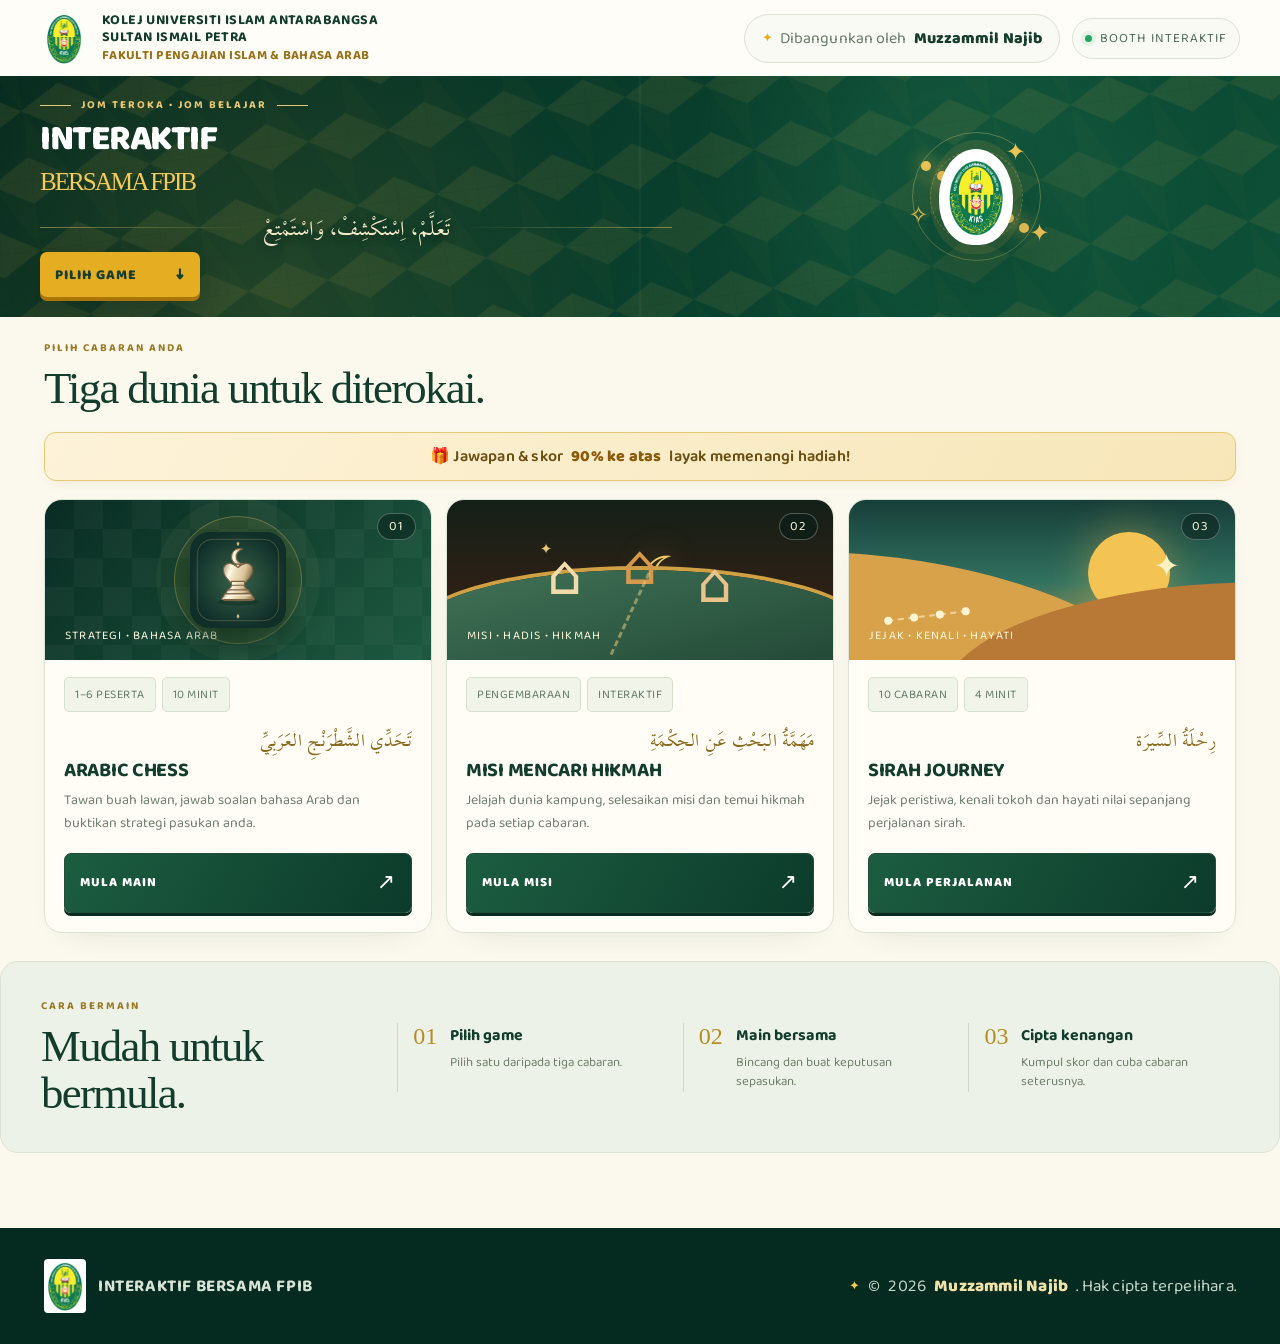
<file: index.html>
<!doctype html>
<html lang="ms">
<head>
  <meta charset="utf-8">
  <meta name="viewport" content="width=device-width,initial-scale=1,viewport-fit=cover">
  <meta name="theme-color" content="#073d2d">
  <meta name="description" content="Portal aktiviti interaktif FPIB KIAS: Arabic Chess, Misi Mencari Hikmah dan Sirah Journey.">
  <title>Interaktif Bersama FPIB</title>
  <link rel="manifest" href="manifest.webmanifest">
  <link rel="icon" href="assets/icon-192.png">
  <link rel="apple-touch-icon" href="assets/icon-192.png">
  <link rel="stylesheet" href="style.css">
</head>
<body>
  <header class="site-header">
    <a class="institution" href="./" aria-label="Interaktif Bersama FPIB — halaman utama">
      <span class="logo-wrap"><img src="assets/logo-kias.png" alt="Logo rasmi KIAS"></span>
      <span class="institution-copy"><b>KOLEJ UNIVERSITI ISLAM ANTARABANGSA<br>SULTAN ISMAIL PETRA</b><small>FAKULTI PENGAJIAN ISLAM &amp; BAHASA ARAB</small></span>
    </a>
    <div class="header-actions">
      <span class="dev-credit">Dibangunkan oleh <b>Muzzammil Najib</b></span>
      <span class="live-badge"><i></i> BOOTH INTERAKTIF</span>
      <button id="install" class="quiet" hidden>Pasang app</button>
    </div>
  </header>

  <main id="home">
    <section class="hero">
      <div class="hero-pattern" aria-hidden="true"></div>
      <div class="hero-copy">
        <p class="eyebrow"><span></span> JOM TEROKA • JOM BELAJAR <span></span></p>
        <h1>INTERAKTIF<br><em>BERSAMA FPIB</em></h1>
        <p class="arabic" lang="ar" dir="rtl">تَعَلَّمْ، اِسْتَكْشِفْ، وَاسْتَمْتِعْ</p>
        <a class="hero-button" href="#pilih-game">PILIH GAME <span>↓</span></a>
      </div>
      <div class="hero-mark" aria-hidden="true">
        <div class="orbit orbit-one"></div><div class="orbit orbit-two"></div>
        <div class="hero-logo"><img src="assets/logo-kias.png" alt=""></div>
        <span class="spark s1">✦</span><span class="spark s2">✧</span><span class="spark s3">✦</span>
      </div>
    </section>

    <section class="games-section" id="pilih-game">
      <div class="section-heading">
        <div><p class="eyebrow dark">PILIH CABARAN ANDA</p><h2>Tiga dunia untuk diterokai.</h2></div>
      </div>

      <div class="prize-banner">🎁 Jawapan &amp; skor <b>90% ke atas</b> layak memenangi hadiah!</div>

      <div class="game-grid">
        <article class="game-card chess-card" data-game-card="arabic-chess">
          <div class="card-number">01</div>
          <div class="card-art chess-art"><div class="chess-halo"></div><img src="games/arabic-chess/favicon.svg" alt="" aria-hidden="true"><span class="art-label">STRATEGI • BAHASA ARAB</span></div>
          <div class="card-body">
            <div class="tag-row"><span class="tag">1–6 PESERTA</span><span class="tag">10 MINIT</span></div>
            <p class="arabic-title" lang="ar" dir="rtl">تَحَدِّي الشَّطْرَنْجِ العَرَبِيِّ</p>
            <h3>ARABIC CHESS</h3>
            <p>Tawan buah lawan, jawab soalan bahasa Arab dan buktikan strategi pasukan anda.</p>
            <button class="play-button" data-launch="arabic-chess"><span>MULA MAIN</span><i>↗</i></button>
          </div>
        </article>

        <article class="game-card wisdom-card" data-game-card="misi-mencari-hikmah">
          <div class="card-number">02</div>
          <div class="card-art wisdom-art"><div class="wisdom-land"><span class="moon">☾</span><span class="star star-a">✦</span><span class="star star-b">✧</span><span class="village">⌂</span><span class="trail"></span></div><span class="art-label">MISI • HADIS • HIKMAH</span></div>
          <div class="card-body">
            <div class="tag-row"><span class="tag">PENGEMBARAAN</span><span class="tag">INTERAKTIF</span></div>
            <p class="arabic-title" lang="ar" dir="rtl">مَهَمَّةُ البَحْثِ عَنِ الحِكْمَةِ</p>
            <h3>MISI MENCARI HIKMAH</h3>
            <p>Jelajah dunia kampung, selesaikan misi dan temui hikmah pada setiap cabaran.</p>
            <button class="play-button" data-launch="misi-mencari-hikmah"><span>MULA MISI</span><i>↗</i></button>
          </div>
        </article>

        <article class="game-card sirah-card" data-game-card="sirah-journey">
          <div class="card-number">03</div>
          <div class="card-art sirah-art"><div class="desert-sun"></div><div class="dune d1"></div><div class="dune d2"></div><div class="route"><i></i><i></i><i></i><i></i></div><span class="destination">✦</span><span class="art-label">JEJAK • KENALI • HAYATI</span></div>
          <div class="card-body">
            <div class="tag-row"><span class="tag">10 CABARAN</span><span class="tag">4 MINIT</span></div>
            <p class="arabic-title" lang="ar" dir="rtl">رِحْلَةُ السِّيرَة</p>
            <h3>SIRAH JOURNEY</h3>
            <p>Jejak peristiwa, kenali tokoh dan hayati nilai sepanjang perjalanan sirah.</p>
            <button class="play-button" data-launch="sirah-journey"><span>MULA PERJALANAN</span><i>↗</i></button>
          </div>
        </article>
      </div>
    </section>

    <section class="how-section">
      <div class="how-intro"><p class="eyebrow dark">CARA BERMAIN</p><h2>Mudah untuk bermula.</h2></div>
      <ol class="steps">
        <li><b>01</b><span><strong>Pilih game</strong><small>Pilih satu daripada tiga cabaran.</small></span></li>
        <li><b>02</b><span><strong>Main bersama</strong><small>Bincang dan buat keputusan sepasukan.</small></span></li>
        <li><b>03</b><span><strong>Cipta kenangan</strong><small>Kumpul skor dan cuba cabaran seterusnya.</small></span></li>
      </ol>
    </section>
  </main>

  <footer class="site-footer">
    <div class="footer-brand"><img src="assets/logo-kias.png" alt="Logo KIAS"><span><b>INTERAKTIF BERSAMA FPIB</b></span></div>
    <div class="footer-meta"><span class="copyright">© <span id="copyright-year">2026</span> <b>Muzzammil Najib</b>. Hak cipta terpelihara.</span></div>
  </footer>

  <section id="game-stage" class="game-stage" hidden aria-label="Paparan game">
    <header class="stage-bar">
      <button id="back-home" class="stage-back"><span>←</span> KEMBALI</button>
      <div class="stage-title"><small>SEDANG BERMAIN</small><strong id="current-game">Game</strong></div>
      <div class="stage-actions"><button id="reload-game" title="Muat semula game">↻ <span>RESET</span></button><button id="open-game" title="Buka di tab baharu">↗ <span>TAB BARU</span></button><button id="fullscreen-game" title="Paparan skrin penuh">⛶ <span>SKRIN PENUH</span></button></div>
    </header>
    <div id="stage-loading" class="stage-loading"><div class="loader-mark">✦</div><p>MENYEDIAKAN GAME…</p></div>
    <iframe id="game-frame" title="Game interaktif FPIB" allow="fullscreen; autoplay" referrerpolicy="same-origin"></iframe>
  </section>

  <div id="attract" class="attract" hidden>
    <img src="assets/logo-kias.png" alt="">
    <p class="arabic" lang="ar" dir="rtl">أَهْلًا وَسَهْلًا</p>
    <h2>JOM MAIN<br><span>BERSAMA FPIB!</span></h2>
    <p>TIGA GAME INTERAKTIF MENANTI ANDA</p>
    <button id="wake">MULA SEKARANG <span>↗</span></button>
  </div>

  <script src="app.js"></script>
  <script src="assets/gamepad-nav.js"></script>
</body>
</html>
</file>
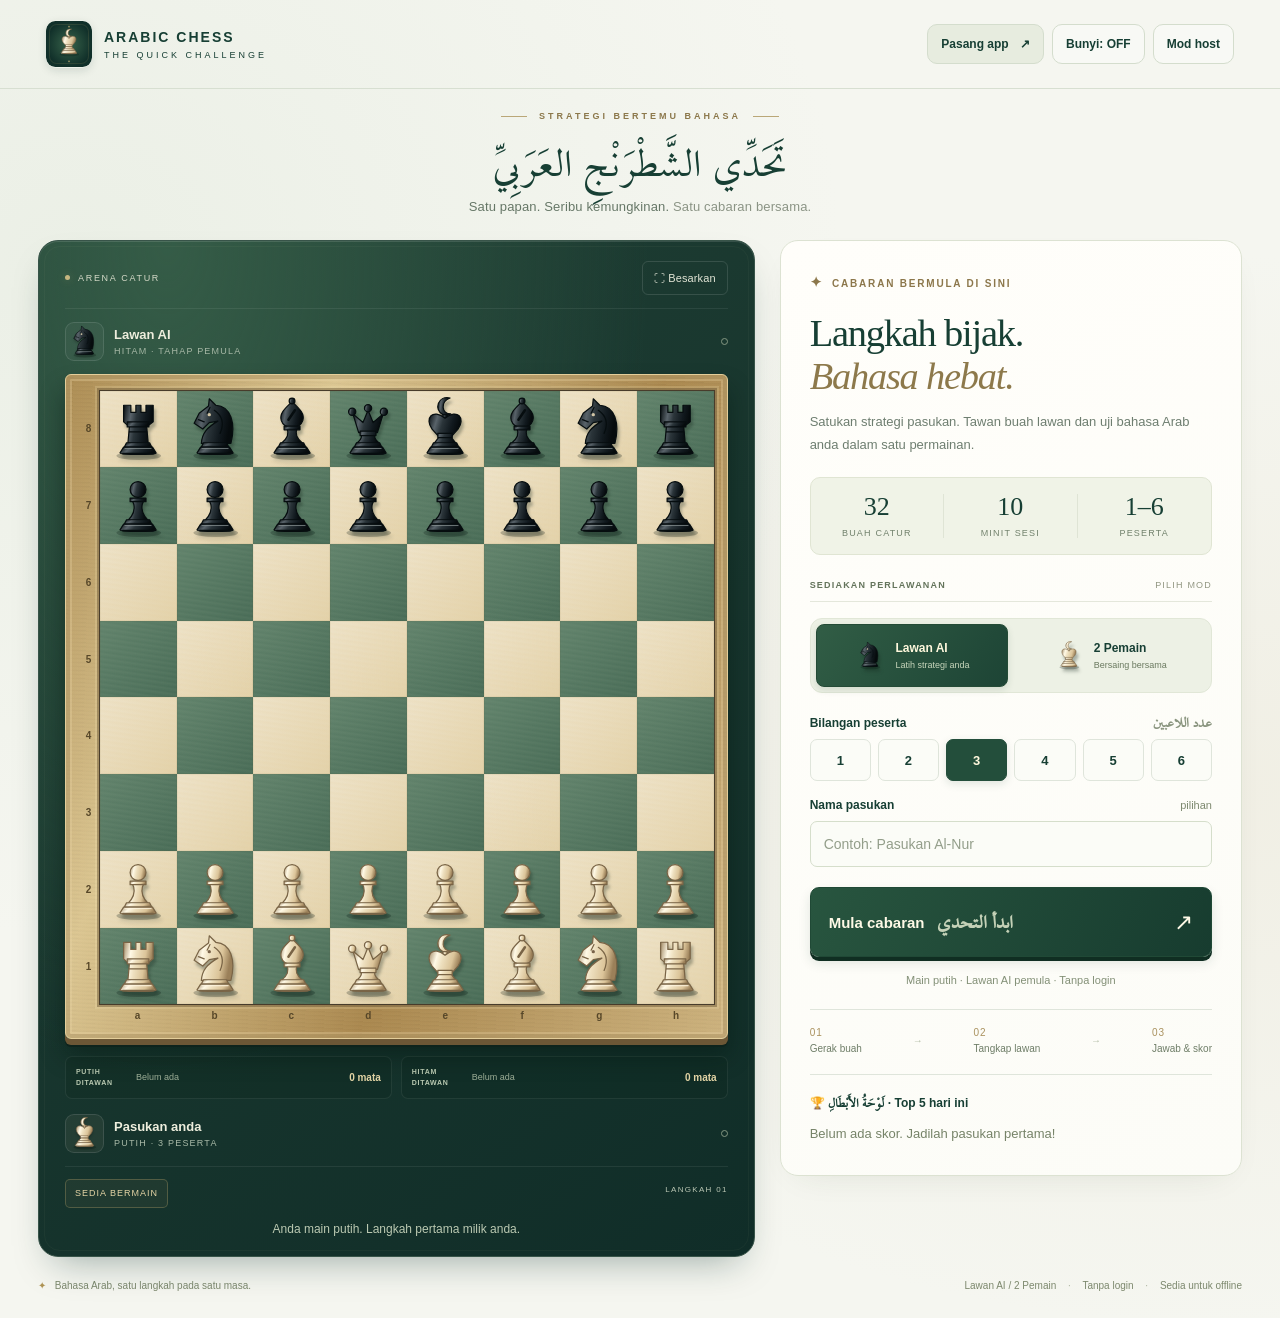
<file: games/arabic-chess/index.html>
<!doctype html>
<html lang="ms">
<head>
  <meta charset="utf-8"><meta name="viewport" content="width=device-width,initial-scale=1">
  <meta name="theme-color" content="#102f29">
  <meta name="description" content="Main catur melawan AI atau dua pemain. Tawan buah lawan dan jawab cabaran bahasa Arab dalam sesi 10 minit.">
  <title>Arabic Chess • Quick Challenge</title>
  <link rel="icon" href="favicon.svg" type="image/svg+xml">
  <link rel="manifest" href="manifest.webmanifest"><link rel="apple-touch-icon" href="icon-192.png">
  <meta name="apple-mobile-web-app-capable" content="yes"><meta name="apple-mobile-web-app-status-bar-style" content="default">
  <link rel="stylesheet" href="style.css">
</head>
<body>
  <header><a class="brand" href="./"><span class="brand-icon" aria-hidden="true"><img src="favicon.svg" alt="" width="46" height="46"></span><span>ARABIC CHESS<small>THE QUICK CHALLENGE</small></span></a><div class="tools"><button id="install" aria-expanded="false" aria-controls="install-help">Pasang app <span aria-hidden="true">↗</span></button><button id="sound" aria-label="Hidupkan bunyi" aria-pressed="false">Bunyi: OFF</button><button id="host" aria-pressed="false">Mod host</button></div></header>
  <main>
    <div class="intro"><div class="eyebrow"><span></span> STRATEGI BERTEMU BAHASA <span></span></div><h1 lang="ar" dir="rtl">تَحَدِّي الشَّطْرَنْجِ العَرَبِيِّ</h1><p class="subtitle">Satu papan. Seribu kemungkinan. <span>Satu cabaran bersama.</span></p></div>
    <aside id="install-help" class="install-help" hidden><b>Pasang pada peranti</b><p>Android / Chrome: buka menu ⋮ → Install app atau Add to Home screen.</p><p>iPhone / iPad: buka dalam Safari → Share → Add to Home Screen.</p><p id="offline-status" role="status">Buka app dengan internet dahulu untuk menyediakan permainan offline.</p></aside>
    <div id="app"></div>
    <section id="hostbar" hidden><b>Kawalan fasilitator</b><div><button data-host="skip">Langkau soalan · S</button><button data-host="answer">Lihat jawapan · A</button><button data-host="reset">Reset · R</button><button data-host="end">Tamat sesi</button><button data-host="clear">Padam leaderboard</button></div></section>
    <footer><span><span class="footer-star">✦</span> Bahasa Arab, satu langkah pada satu masa.</span><span>Lawan AI / 2 Pemain <i>·</i> Tanpa login <i>·</i> <span id="connection-status">Sedia untuk offline</span></span></footer>
  </main>
  <div id="attract" hidden><div class="float-piece"><img src="favicon.svg" alt="" width="150" height="150"></div><p lang="ar" dir="rtl">تَحَدِّي الشَّطْرَنْجِ العَرَبِيِّ</p><h2>BERANI CUBA?</h2><p>CATUR &nbsp; • &nbsp; BAHASA ARAB &nbsp; • &nbsp; MAIN BERSAMA</p><button id="wake" class="primary">MULA SEKARANG ↗</button></div>
  <div id="prize-popup" hidden role="alertdialog" aria-modal="true" aria-labelledby="prize-title"><div class="prize-card"><div class="prize-icon">🎉</div><p class="prize-arabic" lang="ar" dir="rtl">تَهَانِينَا!</p><h2 id="prize-title">BERJAYA!</h2><p class="prize-msg">Skor anda <b>90% ke atas</b>!<br>Sila klaim hadiah anda di kaunter.</p><button id="prize-close" class="primary">TERUSKAN ↗</button></div></div>
  <script src="questions.js"></script><script src="chess-engine.js"></script><script src="chess-ai.js"></script><script src="pieces.js"></script><script src="app.js"></script><script src="install.js"></script><script src="../../assets/gamepad-nav.js"></script>
</body>
</html>
</file>
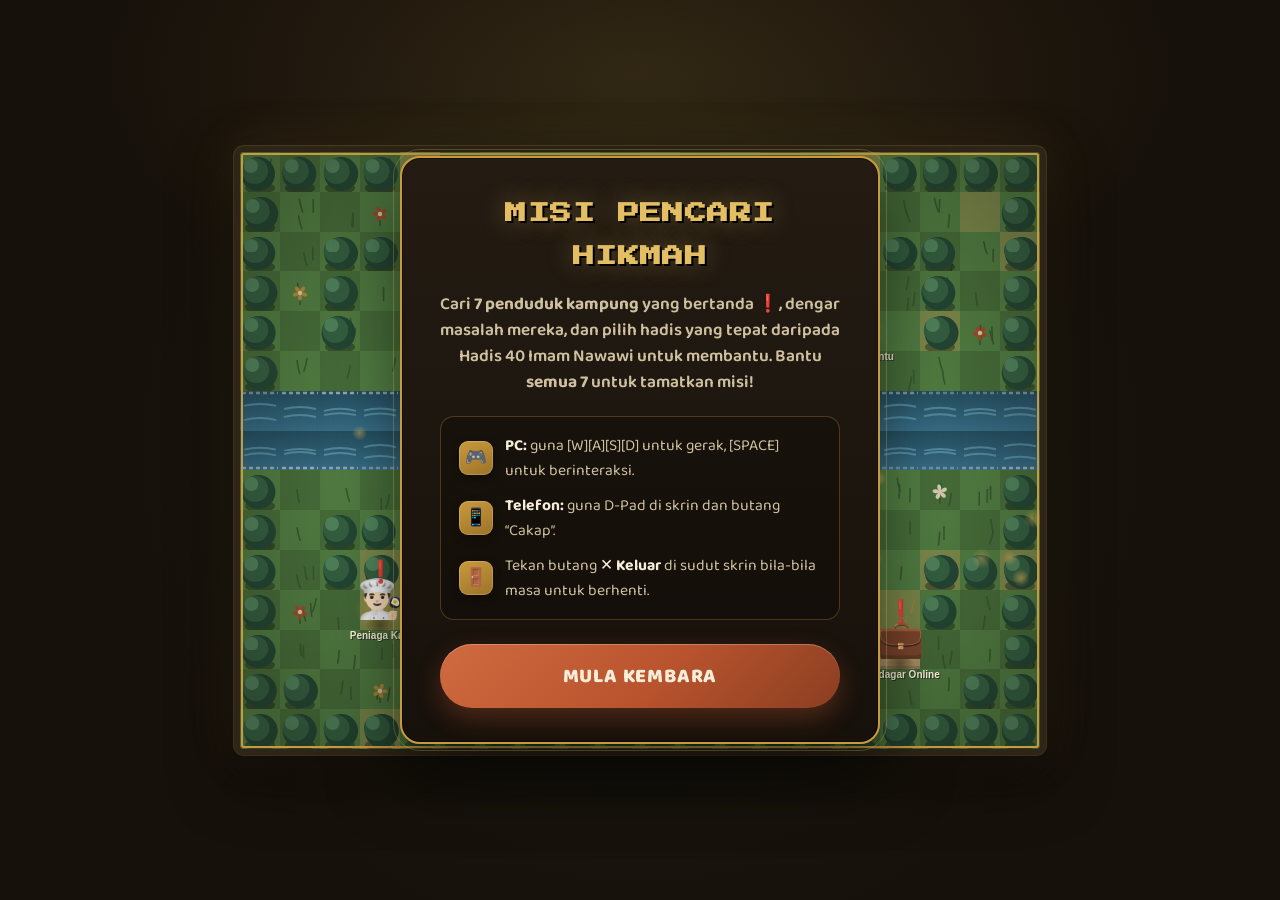
<file: games/misi-mencari-hikmah/index.html>
<!DOCTYPE html>
<html lang="ms">
<head>
<meta charset="UTF-8">
<meta name="viewport" content="width=device-width, initial-scale=1.0, maximum-scale=1.0, user-scalable=no">
<title>Misi Pencari Hikmah</title>
<link rel="icon" href="data:image/svg+xml,%3Csvg xmlns='http://www.w3.org/2000/svg' viewBox='0 0 32 32'%3E%3Ccircle cx='16' cy='16' r='15' fill='%231B140D' stroke='%23C99A3D' stroke-width='2'/%3E%3Cpath d='M16 7l2.6 6.4L25 16l-6.4 2.6L16 25l-2.6-6.4L7 16l6.4-2.6z' fill='%23C99A3D'/%3E%3C/svg%3E">
<style>
  /* ————————————————————————————————————————————
     Fon terbenam — Press Start 2P (papan tanda piksel)
     & Baloo 2 (teks naratif, sepadan dengan siri game
     eHadis40 yang lain). Tiada CDN — semuanya data URI
     supaya halaman ini berdiri sendiri sepenuhnya.
     ———————————————————————————————————————————— */
  @font-face {
    font-family: 'Kampung Pixel';
    src: url([data-uri]) format('woff2');
    font-weight: 400;
    font-style: normal;
    font-display: swap;
  }
  @font-face {
    font-family: 'Kampung Sans';
    src: url([data-uri]) format('woff2');
    font-weight: 400 800;
    font-style: normal;
    font-display: swap;
  }

  /* ————————————————————————————————————————————
     Token reka bentuk — "senja kampung": kayu gelap,
     loyang/brass, tanah liat terakota, hijau rimba,
     air sungai teduh. Dunia visual tunggal & sengaja
     (bukan dokumen yang perlu ikut tema OS) — jadi
     warna ditetapkan terus, bukan menerusi media query.
     ———————————————————————————————————————————— */
  :root {
    --ink: #17110B;
    --ink-2: #241C13;
    --ink-3: #2E2417;
    --parchment: #F1E6C8;
    --parchment-2: #E7D8AC;
    --parchment-line: #D9C599;
    --brass: #C99A3D;
    --brass-bright: #E4BE63;
    --clay: #B8532E;
    --clay-bright: #D06A3F;
    --jungle: #2F6B4F;
    --jungle-bright: #3F8B67;
    --river: #3E7A96;
    --cream: #F7EEDA;
    --cream-dim: #CFC1A0;
    --charcoal: #2B2013;
    --charcoal-soft: #5B4A34;
    --shadow-soft: rgba(15, 10, 5, 0.45);
  }

  * { box-sizing: border-box; }

  body, html {
    margin: 0;
    padding: 0;
    background: var(--ink);
    height: 100%;
    overflow: hidden;
    font-family: 'Kampung Sans', ui-sans-serif, system-ui, sans-serif;
    touch-action: none;
    -webkit-tap-highlight-color: transparent;
  }

  /* Elemen yang JS dedahkan semula menerusi classList.remove('hidden')
     (HUD, skrin tamat) bergantung pada !important ini untuk kalah
     kepada peraturan lain seperti .overlay/#mobile-controls yang juga
     menetapkan `display`. Elemen yang JS kawal terus menerusi
     style.display sebaris (butang dialog, kawalan mudah alih) TIDAK
     diberi kelas ini — sebaliknya `display:none` awal ditulis terus
     pada atribut style supaya gaya sebaris kekal berkuasa sepanjang
     hayatnya, tanpa berlawan dengan kelas ini. */
  .hidden { display: none !important; }

  #game-container {
    position: relative;
    width: 100vw;
    height: 100vh;
    display: flex;
    justify-content: center;
    align-items: center;
    background:
      radial-gradient(ellipse 60% 45% at 50% 8%, rgba(201, 154, 61, 0.14), transparent 70%),
      radial-gradient(circle, rgba(46, 92, 62, 0.16) 0, transparent 65%),
      var(--ink);
  }

  canvas {
    background-color: #4F7A40;
    image-rendering: -moz-crisp-edges;
    image-rendering: -webkit-crisp-edges;
    image-rendering: pixelated;
    image-rendering: crisp-edges;
    box-shadow:
      0 0 0 1px rgba(228, 190, 99, 0.18),
      0 24px 60px rgba(0, 0, 0, 0.55),
      0 0 50px rgba(201, 154, 61, 0.12);
    border: 6px solid var(--ink-3);
    outline: 2px solid var(--brass);
    outline-offset: -9px;
    border-radius: 10px;
    max-width: 100%;
    max-height: 100%;
    aspect-ratio: 4/3;
  }

  .overlay {
    position: absolute;
    top: 0; left: 0; width: 100%; height: 100%;
    pointer-events: none;
    display: flex;
    flex-direction: column;
    justify-content: center;
    align-items: center;
    z-index: 10;
  }

  .interactive { pointer-events: auto; }

  .pixel-title {
    font-family: 'Kampung Pixel', monospace;
    letter-spacing: 0.02em;
  }

  /* ── Skrin Mula: papan tanda pintu masuk kampung ── */
  #start-screen {
    background:
      linear-gradient(180deg, var(--ink-2), var(--ink));
    color: var(--cream);
    padding: 34px 38px;
    border-radius: 20px;
    text-align: center;
    border: 2px solid var(--brass);
    outline: 1px solid rgba(228, 190, 99, 0.25);
    outline-offset: 6px;
    max-width: 30rem;
    width: 90%;
    box-shadow: 0 30px 70px rgba(0, 0, 0, 0.6), inset 0 0 0 1px rgba(0,0,0,0.4);
    animation: popIn 0.5s cubic-bezier(.2,.8,.2,1);
  }

  #start-screen h1 {
    font-size: 1.35rem;
    line-height: 2;
    margin: 0 0 14px;
    color: var(--brass-bright);
    text-shadow: 2px 2px 0 #000, 0 0 24px rgba(228, 190, 99, 0.35);
  }

  #start-screen .lede {
    margin: 0 0 20px;
    font-size: 1.08rem;
    font-weight: 600;
    color: var(--cream-dim);
    line-height: 1.5;
  }

  .control-notice {
    display: flex;
    flex-direction: column;
    gap: 10px;
    text-align: left;
    background: rgba(0, 0, 0, 0.22);
    border: 1px solid rgba(201, 154, 61, 0.3);
    border-radius: 14px;
    padding: 16px 18px;
    margin-bottom: 24px;
  }

  .control-row {
    display: flex;
    align-items: center;
    gap: 12px;
    font-size: 0.98rem;
    color: var(--cream-dim);
  }

  .control-chip {
    flex: none;
    width: 34px; height: 34px;
    border-radius: 9px;
    background: linear-gradient(155deg, var(--brass), #9c7228);
    display: flex; align-items: center; justify-content: center;
    font-size: 1.1rem;
    box-shadow: inset 0 0 0 1px rgba(255,255,255,0.18), 0 3px 8px rgba(0,0,0,0.35);
  }

  .control-row b { color: var(--cream); }

  .btn {
    font-family: 'Kampung Sans', sans-serif;
    border: none;
    cursor: pointer;
    font-weight: 800;
    border-radius: 999px;
    transition: transform 0.15s ease, box-shadow 0.15s ease, filter 0.15s ease;
    color: var(--cream);
  }
  .btn:active { transform: translateY(2px); }
  .btn:focus-visible {
    outline: 3px solid var(--brass-bright);
    outline-offset: 3px;
  }

  .btn-primary {
    width: 100%;
    padding: 16px 20px;
    font-size: 1.25rem;
    letter-spacing: 0.04em;
    background: linear-gradient(135deg, var(--clay-bright), var(--clay) 55%, #8a3e21);
    box-shadow: 0 10px 24px rgba(184, 83, 46, 0.35), inset 0 1px 0 rgba(255,255,255,0.25);
  }
  .btn-primary:hover { filter: brightness(1.08); box-shadow: 0 14px 30px rgba(184, 83, 46, 0.45); transform: translateY(-2px); }

  .btn-ghost {
    padding: 12px 22px;
    font-size: 1rem;
    background: var(--ink-3);
    border: 1px solid rgba(228, 190, 99, 0.35);
  }
  .btn-ghost:hover { background: #3a2e1c; }

  .btn-gold {
    padding: 16px 30px;
    font-size: 1.15rem;
    background: linear-gradient(135deg, var(--jungle-bright), var(--jungle) 60%, #1f4a37);
    box-shadow: 0 10px 24px rgba(47, 107, 79, 0.4), inset 0 1px 0 rgba(255,255,255,0.2);
  }
  .btn-gold:hover { filter: brightness(1.08); transform: translateY(-2px); }

  /* ── HUD: loket pelita tergantung ── */
  #hud {
    position: absolute;
    top: 18px; left: 18px;
    display: flex;
    align-items: center;
    gap: 10px;
    background: linear-gradient(180deg, var(--ink-2), var(--ink));
    padding: 10px 18px 10px 14px;
    border-radius: 999px;
    border: 1px solid rgba(201, 154, 61, 0.4);
    box-shadow: 0 8px 20px rgba(0,0,0,0.4), inset 0 0 0 1px rgba(0,0,0,0.35);
    color: var(--cream);
    font-weight: 700;
    font-size: 0.92rem;
  }
  #hud .lantern {
    width: 26px; height: 26px;
    border-radius: 50%;
    background: radial-gradient(circle at 35% 30%, var(--brass-bright), var(--brass) 60%, #7a5b21 100%);
    box-shadow: 0 0 12px rgba(228, 190, 99, 0.6);
    flex: none;
  }
  #hud .score-num {
    color: var(--brass-bright);
    font-size: 1.35rem;
    margin: 0 2px;
    font-family: 'Kampung Pixel', monospace;
  }
  #hud .score-total { color: var(--cream-dim); font-size: 0.85rem; }

  .hud-exit {
    position: absolute;
    top: 18px; right: 18px;
    display: flex;
    align-items: center;
    gap: 6px;
    background: linear-gradient(180deg, var(--ink-2), var(--ink));
    padding: 10px 16px;
    border-radius: 999px;
    border: 1px solid rgba(201, 154, 61, 0.4);
    box-shadow: 0 8px 20px rgba(0,0,0,0.4), inset 0 0 0 1px rgba(0,0,0,0.35);
    color: var(--cream-dim);
    font-family: 'Kampung Sans', sans-serif;
    font-weight: 700;
    font-size: 0.85rem;
    cursor: pointer;
    transition: background 0.15s ease, color 0.15s ease;
  }
  .hud-exit:hover { background: #3a2e1c; color: var(--cream); }
  .hud-exit:focus-visible { outline: 3px solid var(--brass-bright); outline-offset: 2px; }

  /* ── Kotak Dialog: plak kayu tergantung ── */
  #dialogue-box {
    position: absolute;
    bottom: 22px;
    width: 92%;
    max-width: 720px;
    background: linear-gradient(180deg, var(--ink-2), var(--ink));
    border: 2px solid var(--brass);
    border-radius: 16px;
    padding: 18px 22px 20px;
    box-shadow: 0 20px 45px rgba(0,0,0,0.6), inset 0 0 0 1px rgba(0,0,0,0.4);
    display: none;
    flex-direction: column;
  }

  .dialogue-head {
    display: flex;
    align-items: center;
    gap: 12px;
    margin-bottom: 10px;
  }

  .dialogue-portrait {
    flex: none;
    width: 46px; height: 46px;
    border-radius: 50%;
    background: radial-gradient(circle at 32% 28%, #3a2e1c, var(--ink));
    border: 2px solid var(--brass);
    display: flex; align-items: center; justify-content: center;
    font-size: 1.5rem;
  }

  .char-name {
    font-family: 'Kampung Pixel', monospace;
    color: var(--brass-bright);
    font-size: 0.78rem;
    line-height: 1.4;
    text-shadow: 2px 2px 0 #000;
  }

  #dialogue-text {
    color: var(--cream);
    font-size: 1.15rem;
    font-weight: 500;
    line-height: 1.6;
    min-height: 74px;
  }

  .blinking-cursor::after {
    content: ' \275A';
    color: var(--brass-bright);
    animation: blink 1s step-end infinite;
  }
  @keyframes blink { 50% { opacity: 0; } }

  .dialogue-actions {
    display: flex;
    justify-content: flex-end;
    gap: 10px;
    margin-top: 16px;
  }

  /* ── Buku Hadis: naskhah kulit & kertas lama ── */
  #hadith-modal {
    position: absolute;
    top: 50%; left: 50%;
    transform: translate(-50%, -50%);
    width: 94%; max-width: 660px;
    max-height: 86vh;
    background:
      repeating-linear-gradient(var(--parchment) 0 29px, var(--parchment-line) 29px 30px);
    border-radius: 14px;
    padding: 26px 26px 22px 40px;
    box-shadow: 0 30px 70px rgba(0,0,0,0.7);
    display: none;
    flex-direction: column;
    overflow-y: auto;
    position: relative;
  }
  #hadith-modal::before {
    content: '';
    position: absolute;
    left: 0; top: 0; bottom: 0;
    width: 18px;
    background: linear-gradient(90deg, #4a2f16, #6b4321 55%, rgba(107,67,33,0));
    border-radius: 14px 0 0 14px;
  }
  #hadith-modal::after {
    content: '';
    position: absolute;
    inset: 0;
    border-radius: 14px;
    border: 3px solid var(--brass);
    pointer-events: none;
  }

  .book-head {
    display: flex;
    justify-content: space-between;
    align-items: center;
    margin-bottom: 16px;
    border-bottom: 2px solid var(--charcoal-soft);
    padding-bottom: 12px;
  }

  .book-title {
    font-family: 'Kampung Pixel', monospace;
    color: var(--charcoal);
    font-size: 1rem;
    line-height: 1.6;
  }

  #btn-tutup-buku {
    background: none;
    border: none;
    color: var(--charcoal-soft);
    font-size: 1.9rem;
    line-height: 1;
    cursor: pointer;
    padding: 4px 8px;
    border-radius: 8px;
  }
  #btn-tutup-buku:hover { color: var(--clay); background: rgba(184, 83, 46, 0.12); }

  .book-lede {
    font-size: 1rem;
    font-style: italic;
    font-weight: 700;
    color: var(--charcoal-soft);
    margin: 0 0 16px;
  }

  #hadith-list {
    display: flex;
    flex-direction: column;
    gap: 10px;
  }

  .hadith-btn {
    background: #FFFDF6;
    border: 1px solid var(--parchment-2);
    border-left: 5px solid var(--brass);
    border-radius: 10px;
    padding: 12px 14px;
    text-align: left;
    cursor: pointer;
    transition: transform 0.15s ease, box-shadow 0.15s ease, border-color 0.15s ease;
    box-shadow: 0 3px 8px rgba(43, 32, 19, 0.08);
    font-family: inherit;
  }
  .hadith-btn:hover {
    transform: translateX(6px);
    box-shadow: -3px 6px 16px rgba(184, 83, 46, 0.18);
    border-left-color: var(--clay);
  }
  .hadith-btn:focus-visible { outline: 2px solid var(--clay); outline-offset: 2px; }
  .hadith-title {
    display: block;
    font-weight: 800;
    color: var(--charcoal);
    margin-bottom: 3px;
    transition: color 0.15s ease;
  }
  .hadith-btn:hover .hadith-title { color: var(--clay); }
  .hadith-desc { font-size: 0.88rem; color: var(--charcoal-soft); }

  /* ── Skrin Tamat: naskhah gulung kemenangan ── */
  #end-screen {
    background: rgba(10, 7, 4, 0.88);
    backdrop-filter: blur(2px);
  }
  #end-screen .scroll-card {
    background: linear-gradient(180deg, var(--ink-2), var(--ink));
    padding: 40px 38px;
    border-radius: 20px;
    text-align: center;
    border: 2px solid var(--brass-bright);
    outline: 1px solid rgba(228, 190, 99, 0.25);
    outline-offset: 6px;
    max-width: 30rem;
    width: 90%;
    box-shadow: 0 30px 80px rgba(0,0,0,0.7), 0 0 60px rgba(228, 190, 99, 0.12);
    animation: popIn 0.5s cubic-bezier(.2,.8,.2,1);
  }
  #end-screen h1 {
    font-size: 1.6rem;
    margin: 0 0 18px;
    color: var(--brass-bright);
    font-family: 'Kampung Pixel', monospace;
    text-shadow: 2px 2px 0 #000;
  }
  #end-screen p {
    margin: 0 0 26px;
    font-size: 1.08rem;
    color: var(--cream-dim);
    line-height: 1.6;
    font-weight: 600;
  }

  /* ── Popup hadiah: skor 90% ke atas ── */
  #prize-popup {
    position: fixed;
    inset: 0;
    z-index: 20;
    display: flex;
    align-items: center;
    justify-content: center;
    padding: 24px;
    background: rgba(10, 7, 4, 0.88);
    backdrop-filter: blur(3px);
  }
  #prize-popup .prize-card {
    background: linear-gradient(180deg, var(--ink-2), var(--ink));
    padding: 40px 38px;
    border-radius: 20px;
    text-align: center;
    border: 2px solid var(--brass-bright);
    outline: 1px solid rgba(228, 190, 99, 0.25);
    outline-offset: 6px;
    max-width: 30rem;
    width: 90%;
    box-shadow: 0 30px 80px rgba(0,0,0,0.7), 0 0 60px rgba(228, 190, 99, 0.12);
    animation: popIn 0.5s cubic-bezier(.2,.8,.2,1);
  }
  #prize-popup .prize-icon { font-size: 3.2rem; line-height: 1; margin-bottom: 10px; }
  #prize-popup h1 {
    font-size: 1.6rem;
    margin: 0 0 18px;
    color: var(--brass-bright);
    font-family: 'Kampung Pixel', monospace;
    text-shadow: 2px 2px 0 #000;
  }
  #prize-popup p {
    margin: 0 0 26px;
    font-size: 1.08rem;
    color: var(--cream-dim);
    line-height: 1.6;
    font-weight: 600;
  }
  #prize-popup p b { color: var(--brass-bright); }

  /* ── Kawalan Mudah Alih ── */
  #mobile-controls {
    position: absolute;
    bottom: 26px;
    width: 100%;
    padding: 0 22px;
    display: flex;
    justify-content: space-between;
    align-items: flex-end;
  }

  .d-pad {
    display: grid;
    grid-template-columns: repeat(3, 54px);
    grid-template-rows: repeat(3, 54px);
    gap: 6px;
  }

  .btn-control {
    background: rgba(23, 17, 11, 0.55);
    border: 2px solid rgba(228, 190, 99, 0.55);
    border-radius: 12px;
    color: var(--cream);
    font-weight: bold;
    font-size: 22px;
    display: flex;
    justify-content: center;
    align-items: center;
    user-select: none;
    cursor: pointer;
    backdrop-filter: blur(3px);
  }
  .btn-control:active { background: rgba(201, 154, 61, 0.55); transform: scale(0.92); }

  .up { grid-column: 2; grid-row: 1; }
  .left { grid-column: 1; grid-row: 2; }
  .right { grid-column: 3; grid-row: 2; }
  .down { grid-column: 2; grid-row: 3; }

  .action-btn {
    width: 76px; height: 76px;
    border-radius: 50%;
    background: linear-gradient(135deg, var(--jungle-bright), var(--jungle) 65%, #1f4a37);
    border: 3px solid rgba(228, 190, 99, 0.55);
    color: var(--cream);
    font-weight: 800;
    font-size: 1.05rem;
    display: flex;
    justify-content: center;
    align-items: center;
    user-select: none;
    margin-bottom: 18px;
    margin-right: 8px;
    cursor: pointer;
    box-shadow: 0 10px 20px rgba(0,0,0,0.4);
  }
  .action-btn:active { transform: translateY(3px); box-shadow: 0 5px 10px rgba(0,0,0,0.35); }

  @media (min-width: 1024px) {
    #mobile-controls { display: none; }
  }

  @keyframes popIn {
    from { opacity: 0; transform: translateY(10px) scale(0.97); }
    to { opacity: 1; transform: translateY(0) scale(1); }
  }
  .pop-in { animation: popIn 0.32s cubic-bezier(.2,.8,.2,1); }

  @media (prefers-reduced-motion: reduce) {
    *, *::before, *::after {
      animation-duration: 0.001ms !important;
      animation-iteration-count: 1 !important;
      transition-duration: 0.001ms !important;
      scroll-behavior: auto !important;
    }
  }
</style>
</head>
<body>

<div id="game-container">
  <canvas id="gameCanvas" width="800" height="600" role="img" aria-label="Peta kampung Misi Pencari Hikmah"></canvas>

  <div class="overlay">
    <div id="start-screen" class="interactive">
      <h1 class="pixel-title">MISI PENCARI<br>HIKMAH</h1>
      <p class="lede">Cari <b>7 penduduk kampung</b> yang bertanda <b>❗</b>, dengar masalah mereka, dan pilih hadis yang tepat daripada Hadis 40 Imam Nawawi untuk membantu. Bantu <b>semua 7</b> untuk tamatkan misi!</p>
      <div class="control-notice">
        <div class="control-row"><span class="control-chip">🎮</span><span><b>PC:</b> guna [W][A][S][D] untuk gerak, [SPACE] untuk berinteraksi.</span></div>
        <div class="control-row"><span class="control-chip">📱</span><span><b>Telefon:</b> guna D-Pad di skrin dan butang &ldquo;Cakap&rdquo;.</span></div>
        <div class="control-row"><span class="control-chip">🚪</span><span>Tekan butang <b>✕ Keluar</b> di sudut skrin bila-bila masa untuk berhenti.</span></div>
      </div>
      <button id="btn-start" class="btn btn-primary">MULA KEMBARA</button>
    </div>

    <div id="hud" class="hidden interactive">
      <span class="lantern"></span>
      <span>Penduduk Dibantu <span id="score-display" class="score-num">0</span><span class="score-total">/ <span id="score-max">7</span></span></span>
    </div>
    <button id="btn-exit" class="hidden interactive hud-exit" aria-label="Keluar dan mula semula">✕ Keluar</button>
  </div>

  <div class="overlay">
    <div id="dialogue-box" class="interactive">
      <div class="dialogue-head">
        <div id="dialogue-portrait" class="dialogue-portrait">🙂</div>
        <div id="dialogue-name" class="char-name">Nama Penduduk</div>
      </div>
      <div id="dialogue-text" class="blinking-cursor"></div>
      <div class="dialogue-actions">
        <button id="btn-nasihat" class="btn btn-gold" style="display:none;">Buka Buku Hadis</button>
        <button id="btn-tutup-dialog" class="btn btn-ghost" style="display:none;">Tutup</button>
      </div>
    </div>
  </div>

  <div class="overlay">
    <div id="hadith-modal" class="interactive">
      <div class="book-head">
        <h2 class="book-title pixel-title">KITAB HADIS 40</h2>
        <button id="btn-tutup-buku" aria-label="Tutup kitab">&times;</button>
      </div>
      <p class="book-lede">Pilih hadis yang paling tepat sebagai penawar bagi masalah tadi:</p>
      <div id="hadith-list"></div>
    </div>
  </div>

  <div class="overlay interactive hidden" id="end-screen">
    <div class="scroll-card">
      <h1>TAHNIAH!</h1>
      <p>Anda telah menyelesaikan misi membawa hikmah kepada seluruh penduduk kampung. Sesungguhnya agama itu adalah nasihat.</p>
      <button id="btn-main-semula" class="btn btn-gold">Main Semula</button>
    </div>
  </div>

  <div class="interactive hidden" id="prize-popup" role="alertdialog" aria-modal="true" aria-labelledby="prize-title">
    <div class="prize-card">
      <div class="prize-icon">🎁</div>
      <h1 id="prize-title">BERJAYA!</h1>
      <p>Skor anda <b>90% ke atas</b>!<br>Sila klaim hadiah anda di kaunter.</p>
      <button id="btn-prize-close" class="btn btn-gold">Teruskan</button>
    </div>
  </div>

  <div id="mobile-controls" class="interactive" style="display:none;">
    <div class="d-pad">
      <div class="btn-control up" id="btn-up">▲</div>
      <div class="btn-control left" id="btn-left">◀</div>
      <div class="btn-control down" id="btn-down">▼</div>
      <div class="btn-control right" id="btn-right">▶</div>
    </div>
    <div class="action-btn" id="btn-action">Cakap</div>
  </div>

</div>

<script>
  const canvas = document.getElementById('gameCanvas');
  const ctx = canvas.getContext('2d');

  // Palet dunia — sepadan dengan token CSS "senja kampung" supaya
  // kanvas dan bingkai UI berasal daripada bahasa warna yang sama.
  const PALETTE = {
    grassA: '#5B8C4A', grassB: '#4F7A40', grassDry: '#8B9A54',
    grassBlade: '#3E6335', grassBladeDry: '#A79A52',
    pathBase: '#B79768', pathLight: '#C7AA80', pathPebble: '#7C6647', pathEdge: '#6E5A3D',
    waterA: '#28576A', waterB: '#3E7A96', waterHi: '#7FC4D8', foam: '#EAF4F0',
    treeTrunk: '#5B3E23', treeTrunkDark: '#3E2A17',
    canopyBack: '#28503A', canopyMid: '#3B6C4A', canopyHi: '#5B9468',
    bridgeBase: '#7A4B24', bridgeLight: '#96602F', bridgeRail: '#4E2F16',
    flowerColors: ['#C99A3D', '#B8532E', '#F1E6C8'],
    flowerStem: '#3E6335',
    rockBase: '#786B5D', rockHi: '#96887A', rockShade: '#564B3F',
    shadow: 'rgba(15, 10, 5, 0.35)',
    glowNPC: [201, 154, 61],
    exclaim: '#D06A3F',
    star: '#E4BE63',
    firefly: '#E4BE63'
  };

  // Hash 2D deterministik — beri variasi "semulajadi" tetap kepada
  // setiap jubin tanpa berkelip (bukan Math.random() setiap bingkai).
  function hash2(x, y) {
    const s = Math.sin(x * 127.1 + y * 311.7) * 43758.5453;
    return s - Math.floor(s);
  }

  // --- STREAMING_CHUNK: Pangkalan Data Hadis & NPC ---
  const hadithDB = [
    { id: 1, title: "Hadis 1: Niat", desc: "Setiap amalan bergantung pada niat. Ikhlaskan hati." },
    { id: 6, title: "Hadis 6: Halal & Haram", desc: "Tinggalkan perkara syubhah (meragukan) demi menjaga agama." },
    { id: 7, title: "Hadis 7: Nasihat", desc: "Agama dibina atas dasar saling menasihati untuk kebaikan." },
    { id: 10, title: "Hadis 10: Rezeki Halal", desc: "Allah Maha Baik dan hanya menerima dari sumber yang halal." },
    { id: 12, title: "Hadis 12: Tinggal Yang Sia-Sia", desc: "Di antara kebaikan Islam seseorang ialah meninggalkan apa yang tidak bermanfaat baginya." },
    { id: 16, title: "Hadis 16: Jangan Marah", desc: "Kawal emosi, jangan menurut hawa nafsu amarah." },
    { id: 19, title: "Hadis 19: Jaga Allah", desc: "Peliharalah (hak) Allah, nescaya Dia akan memeliharamu. Minta pertolongan hanya dari-Nya." }
  ];

  // Map Grid is 20x15 (800x600 px / 40px tile)
  const npcsData = [
    { id: 1, x: 5, y: 3, emoji: '🧔🏽', name: 'Raju Si Pemurah', solved: false, requiredHadith: 1,
      problemText: "Saya nak dermakan semua duit saya dalam tabung masjid ni! Biar semua orang kampung tengok dan puji betapa pemurahnya saya! Hahaha!",
      failText: "Eh, apa kaitan hadis tu dengan sedekah saya? Tak relevan langsung.",
      successText: "Astaghfirullah... betul juga. Kalau saya derma semata-mata nak suruh orang tengok, amalan saya kosong. Terima kasih ingatkan."
    },
    { id: 2, x: 15, y: 4, emoji: '👴', name: 'Pak Cik Buntu', solved: false, requiredHadith: 7,
      problemText: "Anak-anak muda zaman sekarang kalau ditegur melenting. Biarlah diaorang buat salah, pak cik malas dah nak masuk campur.",
      failText: "Hmm, pak cik tak nampak kaitan hadis tu dengan masalah pak cik.",
      successText: "Alhamdulillah. Benar, agama itu adalah nasihat. Pak cik tak patut berputus asa untuk menegur mereka dengan cara yang berhikmah."
    },
    { id: 3, x: 3, y: 11, emoji: '👨🏻‍🍳', name: 'Peniaga Kari', solved: false, requiredHadith: 6,
      problemText: "Kawan saya jual daging murah dari seberang, tapi kotak dia takda logo halal. Ragu-ragu nak masak, tapi rugilah kalau tak beli murah...",
      failText: "Awak pasti ke hadis ni sesuai? Saya keliru ni.",
      successText: "Tepat sekali. Memang yang halal dan haram tu jelas. Kalau ragu-ragu, lebih baik saya tinggalkan demi kesucian perniagaan saya."
    },
    { id: 4, x: 16, y: 12, emoji: '💼', name: 'Saudagar Online', solved: false, requiredHadith: 10,
      problemText: "Saya tipu sikit je spec barang jualan saya online. Jangan risau, separuh dari untung tu saya akan sedekah ke rumah anak yatim untuk cuci dosa!",
      failText: "Mana boleh macam tu, saya kan tengah nak buat baik ni.",
      successText: "Ya Allah... Allah itu Maha Suci dan takkan terima sedekah dari sumber yang haram. Saya mesti berniaga dengan jujur."
    },
    { id: 5, x: 10, y: 3, emoji: '😡', name: 'Pemuda Panas Baran', solved: false, requiredHadith: 16,
      problemText: "Kawan saya kutuk saya kat media sosial! Hati saya mendidih ni, saya nak pergi cari dia dan tumbuk muka dia sekarang juga!",
      failText: "Hadis tu tak dapat sejukkan hati saya yang tengah panas ni!",
      successText: "Fuh... awak betul. Orang yang kuat adalah orang yang dapat menahan marahnya. Saya akan berwuduk dan tenangkan diri."
    },
    { id: 6, x: 7, y: 8, emoji: '🕵️‍♀️', name: 'Mak Cik Bawang', solved: false, requiredHadith: 12,
      problemText: "Eh awak tahu tak anak ketua kampung tu baru beli kereta baru? Entah dari mana la duit dia. Saya suka kaji hal orang, seronok dapat gosip!",
      failText: "Tak sesuai hadis tu. Saya nak kongsi cerita je.",
      successText: "Insaf saya. Memang tanda kebaikan iman itu bila kita tinggalkan perkara yang tak bermanfaat dan tiada kaitan dengan kita."
    },
    { id: 7, x: 12, y: 10, emoji: '😢', name: 'Pelajar Tertekan', solved: false, requiredHadith: 19,
      problemText: "Saya dah gagal 3 kali peperiksaan. Saya rasa dunia ni gelap, nasib saya malang dan tiada siapa di dunia ni yang dapat tolong saya lagi...",
      failText: "Saya tak rasa ayat tu dapat ubah nasib saya.",
      successText: "Benar... Jika saya jaga hubungan dengan Allah, pasti Allah akan bantu dan jaga saya. Saya tak patut bergantung harap pada selain-Nya."
    }
  ];

  document.getElementById('score-max').textContent = npcsData.length;

  // --- STREAMING_CHUNK: Tetapan Enjin Peta 20x15 ---
  const TILE_SIZE = 40;
  const COLS = 20;
  const ROWS = 15;

  let gameState = 'START';
  let solvedCount = 0;
  let wrongAttempts = 0;
  let currentInteractNPC = null;
  let gameTime = 0;

  const player = {
    x: 10, y: 13, emoji: '🧑🏽', facing: 'up', moving: false,
    renderX: 0, renderY: 0
  };
  player.renderX = player.x * TILE_SIZE + TILE_SIZE / 2;
  player.renderY = player.y * TILE_SIZE + TILE_SIZE / 2;

  // Peta: 0:Rumput, 1:Pokok, 2:Laluan, 3:Air, 4:Jambatan, 5:Bunga, 6:Batu
  const mapData = [
    [1,1,1,1,1,1,1,1,1,1,1,1,1,1,1,1,1,1,1,1],
    [1,0,0,5,0,0,0,2,2,0,0,0,0,0,5,0,0,0,0,1],
    [1,0,1,1,1,0,0,2,2,0,1,1,1,0,0,1,1,1,0,1],
    [1,5,1,0,0,0,0,2,2,0,0,0,1,0,0,0,0,1,0,1],
    [1,0,1,0,0,0,2,2,2,2,2,0,0,0,5,0,0,1,5,1],
    [1,0,0,0,0,0,2,2,2,2,2,0,0,0,0,0,0,0,0,1],
    [3,3,3,3,3,3,3,3,4,4,3,3,3,3,3,3,3,3,3,3], /* Sungai */
    [3,3,3,3,3,3,3,3,4,4,3,3,3,3,3,3,3,3,3,3],
    [1,0,0,0,6,0,2,2,2,2,2,2,2,0,0,0,0,5,0,1],
    [1,0,1,1,0,0,2,2,0,0,0,0,2,2,2,0,0,0,0,1],
    [1,0,1,1,0,0,2,2,0,5,1,0,0,0,2,0,0,1,1,1],
    [1,5,0,0,0,0,2,2,0,0,1,0,0,0,2,0,0,1,0,1],
    [1,0,0,0,0,0,2,2,0,0,0,0,0,0,2,2,2,0,0,1],
    [1,1,0,5,0,0,2,2,0,0,0,6,0,0,0,0,0,0,1,1],
    [1,1,1,1,1,1,1,1,1,1,1,1,1,1,1,1,1,1,1,1],
  ];

  function isWaterTile(v) { return v === 3 || v === 4; }

  // Prakira tebing berbuih — tepi mana-mana jubin air yang bersempadan
  // dengan tanah, dikira sekali sahaja supaya lukisan tiap bingkai laju.
  const foamEdges = [];
  for (let r = 0; r < ROWS; r++) {
    foamEdges.push([]);
    for (let c = 0; c < COLS; c++) {
      const edges = [];
      if (isWaterTile(mapData[r][c])) {
        if (r > 0 && !isWaterTile(mapData[r - 1][c])) edges.push('top');
        if (r < ROWS - 1 && !isWaterTile(mapData[r + 1][c])) edges.push('bottom');
        if (c > 0 && !isWaterTile(mapData[r][c - 1])) edges.push('left');
        if (c < COLS - 1 && !isWaterTile(mapData[r][c + 1])) edges.push('right');
      }
      foamEdges[r].push(edges);
    }
  }

  // Kunang-kunang / debu hikmah — beberapa titik cahaya perlahan
  // melayang di atas kampung untuk suasana senja yang hidup.
  const fireflies = Array.from({ length: 14 }, (_, i) => ({
    baseX: hash2(i, 1) * (COLS * TILE_SIZE),
    baseY: hash2(i, 2) * (ROWS * TILE_SIZE - 80) + 20,
    r: 6 + hash2(i, 3) * 5,
    speed: 0.4 + hash2(i, 4) * 0.5,
    phase: hash2(i, 5) * Math.PI * 2,
    driftX: 18 + hash2(i, 6) * 22,
    driftY: 10 + hash2(i, 7) * 14
  }));

  const keys = { w: false, a: false, s: false, d: false, space: false };
  const mobileKeys = { up: false, down: false, left: false, right: false };

  // --- STREAMING_CHUNK: Enjin Lukisan ---
  function drawMap() {
    for (let r = 0; r < ROWS; r++) {
      for (let c = 0; c < COLS; c++) {
        const tile = mapData[r][c];
        const x = c * TILE_SIZE;
        const y = r * TILE_SIZE;
        const seed = hash2(c, r);

        if (tile === 0 || tile === 5 || tile === 6) {
          drawGrassBase(x, y, c, r, seed);
        }

        if (tile === 1) {
          drawGrassBase(x, y, c, r, seed);
          drawTree(x, y, seed);
        }
        else if (tile === 2) {
          drawPath(x, y, c, r, seed);
        }
        else if (tile === 3) {
          drawWater(x, y, c, r);
        }
        else if (tile === 4) {
          drawBridge(x, y, c, r);
        }
        else if (tile === 5) {
          drawFlower(x, y, seed);
        }
        else if (tile === 6) {
          drawRock(x, y, seed);
        }
      }
    }
    drawFireflies();
    drawVignette();
    gameTime += 0.05;
  }

  function drawGrassBase(x, y, c, r, seed) {
    const dry = seed > 0.86;
    ctx.fillStyle = dry ? PALETTE.grassDry : ((c + r) % 2 === 0 ? PALETTE.grassA : PALETTE.grassB);
    ctx.fillRect(x, y, TILE_SIZE, TILE_SIZE);

    // Beberapa helai rumput pendek, kedudukan tetap ikut jubin (bukan
    // rawak tiap bingkai) supaya rendering stabil & tidak berkelip.
    const bladeColor = dry ? PALETTE.grassBladeDry : PALETTE.grassBlade;
    ctx.strokeStyle = bladeColor;
    ctx.lineWidth = 1.6;
    for (let i = 0; i < 3; i++) {
      const bs = hash2(c * 3 + i, r * 5 + i);
      if (bs < 0.4) continue;
      const bx = x + 6 + bs * (TILE_SIZE - 12);
      const by = y + 10 + hash2(c + i, r - i) * (TILE_SIZE - 16);
      const lean = (hash2(c - i, r + i) - 0.5) * 6;
      ctx.beginPath();
      ctx.moveTo(bx, by + 8);
      ctx.quadraticCurveTo(bx + lean, by + 2, bx + lean * 1.5, by - 6);
      ctx.stroke();
    }
  }

  function drawTree(x, y, seed) {
    const cx = x + 20, cy = y + 22;
    // Bayang tapak
    ctx.fillStyle = PALETTE.shadow;
    ctx.beginPath();
    ctx.ellipse(cx, y + 36, 15, 6, 0, 0, Math.PI * 2);
    ctx.fill();

    // Batang
    ctx.fillStyle = PALETTE.treeTrunkDark;
    ctx.fillRect(cx - 4, y + 18, 8, 18);
    ctx.fillStyle = PALETTE.treeTrunk;
    ctx.fillRect(cx - 2.5, y + 18, 4, 18);

    // Kanopi berlapis (belakang gelap → depan cerah) untuk kesan isipadu
    const wobble = (seed - 0.5) * 4;
    ctx.fillStyle = PALETTE.canopyBack;
    ctx.beginPath(); ctx.arc(cx + wobble, cy, 17, 0, Math.PI * 2); ctx.fill();
    ctx.fillStyle = PALETTE.canopyMid;
    ctx.beginPath(); ctx.arc(cx - 4 + wobble * 0.5, cy - 3, 13, 0, Math.PI * 2); ctx.fill();
    ctx.fillStyle = PALETTE.canopyHi;
    ctx.beginPath(); ctx.arc(cx - 8 + wobble * 0.5, cy - 8, 7, 0, Math.PI * 2); ctx.fill();
  }

  function drawPath(x, y, c, r, seed) {
    ctx.fillStyle = seed > 0.55 ? PALETTE.pathLight : PALETTE.pathBase;
    ctx.fillRect(x, y, TILE_SIZE, TILE_SIZE);
    ctx.fillStyle = PALETTE.pathEdge;
    ctx.globalAlpha = 0.35;
    ctx.fillRect(x, y + TILE_SIZE - 3, TILE_SIZE, 3);
    ctx.globalAlpha = 1;

    // Kelikir kecil bertaburan, kedudukan tetap ikut hash jubin
    ctx.fillStyle = PALETTE.pathPebble;
    for (let i = 0; i < 4; i++) {
      const ps = hash2(c * 7 + i, r * 11 + i);
      if (ps < 0.5) continue;
      const px = x + 4 + hash2(c + i, r) * (TILE_SIZE - 8);
      const py = y + 4 + hash2(c, r + i) * (TILE_SIZE - 8);
      ctx.beginPath();
      ctx.arc(px, py, 1.4 + ps * 1.2, 0, Math.PI * 2);
      ctx.fill();
    }
  }

  function drawWater(x, y, c, r) {
    const grad = ctx.createLinearGradient(x, y, x, y + TILE_SIZE);
    grad.addColorStop(0, PALETTE.waterA);
    grad.addColorStop(1, PALETTE.waterB);
    ctx.fillStyle = grad;
    ctx.fillRect(x, y, TILE_SIZE, TILE_SIZE);

    const wave = Math.sin(gameTime * 1.4 + c * 0.8 + r) * 4;
    ctx.strokeStyle = PALETTE.waterHi;
    ctx.globalAlpha = 0.55;
    ctx.lineWidth = 2;
    ctx.beginPath();
    ctx.moveTo(x + 4, y + 16 + wave);
    ctx.quadraticCurveTo(x + 20, y + 12 + wave, x + 36, y + 16 + wave);
    ctx.stroke();
    ctx.beginPath();
    ctx.moveTo(x + 4, y + 28 - wave);
    ctx.quadraticCurveTo(x + 20, y + 24 - wave, x + 36, y + 28 - wave);
    ctx.stroke();
    ctx.globalAlpha = 1;

    drawFoam(x, y, c, r);
  }

  function drawFoam(x, y, c, r) {
    const edges = foamEdges[r][c];
    if (!edges.length) return;
    ctx.strokeStyle = PALETTE.foam;
    ctx.globalAlpha = 0.5 + Math.sin(gameTime * 2 + c + r) * 0.15;
    ctx.lineWidth = 2.4;
    ctx.setLineDash([4, 3]);
    edges.forEach(edge => {
      ctx.beginPath();
      if (edge === 'top') { ctx.moveTo(x + 2, y + 2); ctx.lineTo(x + TILE_SIZE - 2, y + 2); }
      if (edge === 'bottom') { ctx.moveTo(x + 2, y + TILE_SIZE - 2); ctx.lineTo(x + TILE_SIZE - 2, y + TILE_SIZE - 2); }
      if (edge === 'left') { ctx.moveTo(x + 2, y + 2); ctx.lineTo(x + 2, y + TILE_SIZE - 2); }
      if (edge === 'right') { ctx.moveTo(x + TILE_SIZE - 2, y + 2); ctx.lineTo(x + TILE_SIZE - 2, y + TILE_SIZE - 2); }
      ctx.stroke();
    });
    ctx.setLineDash([]);
    ctx.globalAlpha = 1;
  }

  function drawBridge(x, y, c, r) {
    const grad = ctx.createLinearGradient(x, y, x, y + TILE_SIZE);
    grad.addColorStop(0, PALETTE.waterA);
    grad.addColorStop(1, PALETTE.waterB);
    ctx.fillStyle = grad;
    ctx.fillRect(x, y, TILE_SIZE, TILE_SIZE);

    ctx.fillStyle = PALETTE.shadow;
    ctx.fillRect(x + 5, y + TILE_SIZE - 6, TILE_SIZE - 10, 5);

    ctx.fillStyle = PALETTE.bridgeBase;
    ctx.fillRect(x + 4, y, TILE_SIZE - 8, TILE_SIZE);
    // Jalur papan (grain kayu)
    for (let i = 0; i < 4; i++) {
      ctx.fillStyle = i % 2 === 0 ? PALETTE.bridgeLight : PALETTE.bridgeBase;
      ctx.fillRect(x + 4, y + i * 10, TILE_SIZE - 8, 9);
    }
    ctx.strokeStyle = PALETTE.bridgeRail;
    ctx.lineWidth = 1;
    ctx.globalAlpha = 0.4;
    for (let i = 1; i < 4; i++) {
      ctx.beginPath();
      ctx.moveTo(x + 6, y + i * 10);
      ctx.lineTo(x + TILE_SIZE - 6, y + i * 10);
      ctx.stroke();
    }
    ctx.globalAlpha = 1;
    // Pemegang tepi
    ctx.fillStyle = PALETTE.bridgeRail;
    ctx.fillRect(x, y, 4, TILE_SIZE);
    ctx.fillRect(x + TILE_SIZE - 4, y, 4, TILE_SIZE);
  }

  function drawFlower(x, y, seed) {
    drawGrassBase(x, y, x / TILE_SIZE, y / TILE_SIZE, seed);
    const cx = x + 20, cy = y + 22;
    const color = PALETTE.flowerColors[Math.floor(seed * 3) % 3];
    ctx.strokeStyle = PALETTE.flowerStem;
    ctx.lineWidth = 1.6;
    ctx.beginPath();
    ctx.moveTo(cx, cy + 6);
    ctx.lineTo(cx, cy + 12);
    ctx.stroke();
    for (let i = 0; i < 5; i++) {
      const angle = (Math.PI * 2 * i) / 5 + seed;
      ctx.fillStyle = color;
      ctx.beginPath();
      ctx.ellipse(cx + Math.cos(angle) * 4.5, cy + Math.sin(angle) * 4.5, 3, 2, angle, 0, Math.PI * 2);
      ctx.fill();
    }
    ctx.fillStyle = PALETTE.brassCenter || '#F1E6C8';
    ctx.beginPath();
    ctx.arc(cx, cy, 2.2, 0, Math.PI * 2);
    ctx.fill();
  }

  function drawRock(x, y, seed) {
    drawGrassBase(x, y, x / TILE_SIZE, y / TILE_SIZE, seed);
    const cx = x + 20, cy = y + 25;
    ctx.fillStyle = PALETTE.shadow;
    ctx.beginPath();
    ctx.ellipse(cx, cy + 8, 13, 5, 0, 0, Math.PI * 2);
    ctx.fill();

    ctx.fillStyle = PALETTE.rockShade;
    ctx.beginPath();
    ctx.ellipse(cx + 2, cy + 2, 11, 8, 0, 0, Math.PI * 2);
    ctx.fill();
    ctx.fillStyle = PALETTE.rockBase;
    ctx.beginPath();
    ctx.ellipse(cx, cy, 11, 8, 0, 0, Math.PI * 2);
    ctx.fill();
    ctx.fillStyle = PALETTE.rockHi;
    ctx.beginPath();
    ctx.ellipse(cx - 4, cy - 3, 4, 2.6, -0.4, 0, Math.PI * 2);
    ctx.fill();
  }

  function drawFireflies() {
    fireflies.forEach(f => {
      const t = gameTime * f.speed + f.phase;
      const fx = f.baseX + Math.sin(t) * f.driftX;
      const fy = f.baseY + Math.cos(t * 0.8) * f.driftY;
      const glow = 0.35 + Math.abs(Math.sin(t * 2)) * 0.4;
      const g = ctx.createRadialGradient(fx, fy, 0, fx, fy, f.r);
      g.addColorStop(0, `rgba(228, 190, 99, ${glow})`);
      g.addColorStop(1, 'rgba(228, 190, 99, 0)');
      ctx.fillStyle = g;
      ctx.beginPath();
      ctx.arc(fx, fy, f.r, 0, Math.PI * 2);
      ctx.fill();
    });
  }

  function drawVignette() {
    const w = canvas.width, h = canvas.height;
    const g = ctx.createRadialGradient(w / 2, h / 2, h * 0.35, w / 2, h / 2, h * 0.75);
    g.addColorStop(0, 'rgba(0,0,0,0)');
    g.addColorStop(1, 'rgba(10, 7, 4, 0.32)');
    ctx.fillStyle = g;
    ctx.fillRect(0, 0, w, h);
  }

  function drawGroundShadow(px, py, rx, ry, alpha) {
    const g = ctx.createRadialGradient(px, py, 0, px, py, rx);
    g.addColorStop(0, `rgba(10, 7, 4, ${alpha})`);
    g.addColorStop(1, 'rgba(10, 7, 4, 0)');
    ctx.fillStyle = g;
    ctx.beginPath();
    ctx.ellipse(px, py, rx, ry, 0, 0, Math.PI * 2);
    ctx.fill();
  }

  function drawNPCs() {
    ctx.textAlign = 'center';
    ctx.textBaseline = 'middle';

    npcsData.forEach(npc => {
      const px = npc.x * TILE_SIZE + TILE_SIZE / 2;
      const py = npc.y * TILE_SIZE + TILE_SIZE / 2;

      if (!npc.solved) {
        const pulse = Math.abs(Math.sin(gameTime * 2)) * 9;
        const [gr, gg, gb] = PALETTE.glowNPC;
        const gradient = ctx.createRadialGradient(px, py, 8, px, py, 24 + pulse);
        gradient.addColorStop(0, `rgba(${gr}, ${gg}, ${gb}, 0.4)`);
        gradient.addColorStop(1, `rgba(${gr}, ${gg}, ${gb}, 0)`);
        ctx.fillStyle = gradient;
        ctx.beginPath();
        ctx.arc(px, py, 24 + pulse, 0, Math.PI * 2);
        ctx.fill();
      }

      drawGroundShadow(px, py + 15, 15, 6, 0.4);

      ctx.shadowColor = 'rgba(0,0,0,0.35)';
      ctx.shadowBlur = 6;
      ctx.shadowOffsetY = 2;
      ctx.font = '38px "Segoe UI Emoji", "Apple Color Emoji", Arial';
      ctx.fillText(npc.emoji, px, py - 8);
      ctx.shadowColor = 'transparent';
      ctx.shadowBlur = 0;
      ctx.shadowOffsetY = 0;

      const bounce = Math.sin(gameTime * 3) * 4;
      if (!npc.solved) {
        ctx.fillStyle = PALETTE.exclaim;
        ctx.font = '22px Arial';
        ctx.fillText('❗', px, py - 38 + bounce);
      } else {
        ctx.fillStyle = PALETTE.star;
        ctx.font = '18px Arial';
        ctx.fillText('⭐', px, py - 38);
      }

      // Papan nama kecil — hanya di bawah watak, ringkas dan tidak
      // mengganggu pandangan keseluruhan peta.
      ctx.font = '600 10px "Kampung Sans", sans-serif';
      ctx.fillStyle = 'rgba(23, 17, 11, 0.55)';
      ctx.fillText(npc.name, px + 1, py + 27);
      ctx.fillStyle = '#F7EEDA';
      ctx.fillText(npc.name, px, py + 26);
    });
  }

  function drawPlayer() {
    // Gerakan halus — koordinat render "melangkau" ke arah petak
    // sasaran setiap bingkai, bukan melompat terus (kesan lebih licin).
    const targetX = player.x * TILE_SIZE + TILE_SIZE / 2;
    const targetY = player.y * TILE_SIZE + TILE_SIZE / 2;
    player.renderX += (targetX - player.renderX) * 0.32;
    player.renderY += (targetY - player.renderY) * 0.32;

    const px = player.renderX, py = player.renderY;
    const hop = player.moving ? Math.abs(Math.sin(gameTime * 10)) * 5 : 0;

    drawGroundShadow(px, py + 17, 17, 7, 0.42);

    ctx.font = '48px "Segoe UI Emoji", "Apple Color Emoji", Arial';
    ctx.textAlign = 'center';
    ctx.textBaseline = 'middle';
    ctx.shadowColor = 'rgba(0,0,0,0.4)';
    ctx.shadowBlur = 8;
    ctx.shadowOffsetY = 3;

    ctx.save();
    if (player.facing === 'left') {
      ctx.scale(-1, 1);
      ctx.fillText(player.emoji, -px, py - 10 - hop);
    } else {
      ctx.fillText(player.emoji, px, py - 10 - hop);
    }
    ctx.restore();
    ctx.shadowColor = 'transparent';
    ctx.shadowBlur = 0;
    ctx.shadowOffsetY = 0;
  }

  // --- STREAMING_CHUNK: Logik Pergerakan ---
  let moveCooldown = 0;

  function checkCollision(nx, ny) {
    if (nx < 0 || nx >= COLS || ny < 0 || ny >= ROWS) return true;
    const tile = mapData[ny][nx];
    if (tile === 1 || tile === 3 || tile === 6) return true; // Pokok, Air, Batu

    for (let npc of npcsData) {
      if (npc.x === nx && npc.y === ny) return true;
    }
    return false;
  }

  function getFacingNPC() {
    let checkX = player.x;
    let checkY = player.y;

    if (player.facing === 'up') checkY--;
    else if (player.facing === 'down') checkY++;
    else if (player.facing === 'left') checkX--;
    else if (player.facing === 'right') checkX++;

    return npcsData.find(npc => npc.x === checkX && npc.y === checkY);
  }

  function update() {
    if (gameState !== 'PLAYING') return;

    if (moveCooldown > 0) moveCooldown--;

    if (moveCooldown === 0) {
      let moved = false;
      let nx = player.x;
      let ny = player.y;

      const gp = window.gamepadDirections ? window.gamepadDirections() : null;
      if (keys.w || mobileKeys.up || (gp && gp.up)) { ny--; player.facing = 'up'; moved = true; }
      else if (keys.s || mobileKeys.down || (gp && gp.down)) { ny++; player.facing = 'down'; moved = true; }
      else if (keys.a || mobileKeys.left || (gp && gp.left)) { nx--; player.facing = 'left'; moved = true; }
      else if (keys.d || mobileKeys.right || (gp && gp.right)) { nx++; player.facing = 'right'; moved = true; }

      player.moving = moved;

      if (moved) {
        if (!checkCollision(nx, ny)) {
          player.x = nx;
          player.y = ny;
        }
        moveCooldown = 6; // Kelajuan
      }
    }
  }

  function interact() {
    if (gameState !== 'PLAYING') return;

    const npc = getFacingNPC();
    if (npc) {
      currentInteractNPC = npc;
      openDialogue(npc);
    }
  }

  // Buka dialog terus dengan penduduk yang diketuk/tekan pada kanvas —
  // padanan gaya sentuhan mudah alih ("tap watak untuk bercakap") supaya
  // pemain tablet/telefon tidak perlu berhadap tepat dengan D-Pad dahulu
  // sebelum menekan butang "Cakap" berasingan. Turut mengemas kini arah
  // pemain menghadap NPC supaya sprite kelihatan betul.
  function interactWithNpc(npc) {
    if (gameState !== 'PLAYING') return;
    const dx = npc.x - player.x;
    const dy = npc.y - player.y;
    if (Math.abs(dx) >= Math.abs(dy)) {
      player.facing = dx >= 0 ? 'right' : 'left';
    } else {
      player.facing = dy >= 0 ? 'down' : 'up';
    }
    currentInteractNPC = npc;
    openDialogue(npc);
  }

  // Tukar titik ketukan/klik pada elemen kanvas (koordinat CSS, boleh
  // berskala berbeza daripada resolusi dalaman 800x600) kepada koordinat
  // kanvas sebenar, kemudian cari NPC paling hampir dalam jejari yang
  // agak longgar (bukan sepadanan petak tepat) — jejari ini bermurah hati
  // supaya ketukan jari yang tidak tepat-tepat pada telefon/tablet masih
  // dikira mengenai watak, terutamanya kerana sprite dilukis sedikit ke
  // atas petaknya sendiri (lihat `py - 8` dalam `drawNPCs`).
  function npcAtCanvasPoint(clientX, clientY) {
    const rect = canvas.getBoundingClientRect();
    const scaleX = canvas.width / rect.width;
    const scaleY = canvas.height / rect.height;
    const cx = (clientX - rect.left) * scaleX;
    const cy = (clientY - rect.top) * scaleY;

    const hitRadius = TILE_SIZE * 0.95;
    let nearest = null;
    let nearestDist = Infinity;
    for (const npc of npcsData) {
      const px = npc.x * TILE_SIZE + TILE_SIZE / 2;
      const py = npc.y * TILE_SIZE + TILE_SIZE / 2 - 8;
      const dist = Math.hypot(cx - px, cy - py);
      if (dist <= hitRadius && dist < nearestDist) {
        nearest = npc;
        nearestDist = dist;
      }
    }
    return nearest;
  }

  function handleCanvasTap(clientX, clientY) {
    if (gameState === 'DIALOG') {
      skipTypewriter();
      return;
    }
    if (gameState !== 'PLAYING') return;
    const npc = npcAtCanvasPoint(clientX, clientY);
    if (npc) interactWithNpc(npc);
  }

  canvas.addEventListener('click', (e) => {
    handleCanvasTap(e.clientX, e.clientY);
  });
  canvas.addEventListener('touchstart', (e) => {
    const touch = e.changedTouches[0];
    if (!touch) return;
    e.preventDefault();
    handleCanvasTap(touch.clientX, touch.clientY);
  }, { passive: false });

  // --- STREAMING_CHUNK: Sistem UI & Typewriter ---
  const uiDialogBox = document.getElementById('dialogue-box');
  const uiDialogName = document.getElementById('dialogue-name');
  const uiDialogText = document.getElementById('dialogue-text');
  const uiDialogPortrait = document.getElementById('dialogue-portrait');
  const btnNasihat = document.getElementById('btn-nasihat');
  const btnTutup = document.getElementById('btn-tutup-dialog');
  const hadithModal = document.getElementById('hadith-modal');

  let typeInterval;
  let typewriterActive = false;
  let pendingCallback = null;
  let pendingText = '';

  function replay(el) {
    el.classList.remove('pop-in');
    void el.offsetWidth;
    el.classList.add('pop-in');
  }

  function typeWriter(text, callback) {
    uiDialogText.innerHTML = '';
    let i = 0;
    clearInterval(typeInterval);

    typewriterActive = true;
    pendingCallback = callback;
    pendingText = text;

    btnNasihat.style.display = 'none';
    btnTutup.style.display = 'none';

    typeInterval = setInterval(() => {
        uiDialogText.innerHTML += text.charAt(i);
        i++;
        if(i >= text.length) {
            clearInterval(typeInterval);
            typewriterActive = false;
            if(callback) callback();
        }
    }, 25);
  }

  function skipTypewriter() {
    if (!typewriterActive) return;
    clearInterval(typeInterval);
    uiDialogText.innerHTML = pendingText;
    typewriterActive = false;
    if (pendingCallback) pendingCallback();
  }

  function openDialogue(npc, isResponse = false, responseMsg = "") {
    gameState = 'DIALOG';
    uiDialogBox.style.display = 'flex';
    replay(uiDialogBox);
    uiDialogName.innerText = npc.name;
    uiDialogPortrait.textContent = npc.emoji;

    if (isResponse) {
      typeWriter(responseMsg, () => {
          btnTutup.style.display = 'block';
      });
    } else {
      if (npc.solved) {
        typeWriter("Alhamdulillah, hati saya lebih tenang berkat nasihat hikmah awak. Moga Allah merahmati hidupmu.", () => {
             btnTutup.style.display = 'block';
        });
      } else {
        typeWriter(npc.problemText, () => {
             btnNasihat.style.display = 'block';
             btnTutup.style.display = 'block';
        });
      }
    }
  }

  function closeDialogue() {
    uiDialogBox.style.display = 'none';
    gameState = 'PLAYING';
    currentInteractNPC = null;
    clearInterval(typeInterval);
    typewriterActive = false;

    if (solvedCount === npcsData.length) {
      const endScreen = document.getElementById('end-screen');
      endScreen.classList.remove('hidden');
      replay(endScreen.querySelector('.scroll-card'));
      gameState = 'GAMEOVER';
      const accuracy = Math.round(solvedCount * 100 / (solvedCount + wrongAttempts));
      if (accuracy >= 90) {
        const prizePopup = document.getElementById('prize-popup');
        prizePopup.classList.remove('hidden');
      }
    }
  }

  function openHadithMenu() {
    uiDialogBox.style.display = 'none';
    gameState = 'HADITH_MENU';
    hadithModal.style.display = 'flex';
    replay(hadithModal);
    populateHadithList();
  }

  function closeHadithMenu() {
    hadithModal.style.display = 'none';
    if (currentInteractNPC) {
      openDialogue(currentInteractNPC);
    } else {
      gameState = 'PLAYING';
    }
  }

  function populateHadithList() {
    const list = document.getElementById('hadith-list');
    list.innerHTML = '';

    hadithDB.forEach(h => {
      const btn = document.createElement('button');
      btn.className = 'hadith-btn';
      btn.innerHTML = `<span class="hadith-title">${h.title}</span><span class="hadith-desc">${h.desc}</span>`;
      btn.onclick = () => selectHadith(h.id);
      list.appendChild(btn);
    });
  }

  function selectHadith(hadithId) {
    hadithModal.style.display = 'none';
    const npc = currentInteractNPC;

    if (npc.requiredHadith === hadithId) {
      npc.solved = true;
      solvedCount++;
      document.getElementById('score-display').innerText = solvedCount;
      openDialogue(npc, true, npc.successText);
    } else {
      wrongAttempts++;
      openDialogue(npc, true, npc.failText);
    }
  }

  // --- STREAMING_CHUNK: Acara (Events) ---
  document.getElementById('btn-prize-close').addEventListener('click', () => {
    document.getElementById('prize-popup').classList.add('hidden');
  });
  document.getElementById('btn-tutup-dialog').addEventListener('click', closeDialogue);
  document.getElementById('btn-nasihat').addEventListener('click', openHadithMenu);
  document.getElementById('btn-tutup-buku').addEventListener('click', closeHadithMenu);
  document.getElementById('btn-main-semula').addEventListener('click', () => location.reload());
  document.getElementById('btn-exit').addEventListener('click', () => {
    if (confirm('Keluar dan mula semula misi? Kemajuan semasa akan hilang.')) location.reload();
  });

  document.getElementById('btn-start').addEventListener('click', () => {
    document.getElementById('start-screen').style.display = 'none';
    const hud = document.getElementById('hud');
    hud.classList.remove('hidden');
    hud.style.display = 'flex';
    const exitBtn = document.getElementById('btn-exit');
    exitBtn.classList.remove('hidden');
    exitBtn.style.display = 'flex';

    if ('ontouchstart' in window || navigator.maxTouchPoints > 0) {
      document.getElementById('mobile-controls').style.display = 'flex';
    }

    gameState = 'PLAYING';
    requestAnimationFrame(gameLoop);
  });

  window.addEventListener('keydown', e => {
    if (e.key === 'w' || e.key === 'ArrowUp') keys.w = true;
    if (e.key === 'a' || e.key === 'ArrowLeft') keys.a = true;
    if (e.key === 's' || e.key === 'ArrowDown') keys.s = true;
    if (e.key === 'd' || e.key === 'ArrowRight') keys.d = true;
    if (e.key === ' ' && gameState === 'PLAYING' && !keys.space) {
        keys.space = true;
        interact();
    }
    if (e.key === ' ' && gameState === 'DIALOG' && !keys.space) {
        keys.space = true;
        skipTypewriter();
    }
    if (e.key === ' ') e.preventDefault();
  });

  window.addEventListener('keyup', e => {
    if (e.key === 'w' || e.key === 'ArrowUp') keys.w = false;
    if (e.key === 'a' || e.key === 'ArrowLeft') keys.a = false;
    if (e.key === 's' || e.key === 'ArrowDown') keys.s = false;
    if (e.key === 'd' || e.key === 'ArrowRight') keys.d = false;
    if (e.key === ' ') keys.space = false;
  });

  function setupMobileBtn(id, key) {
    const btn = document.getElementById(id);
    btn.addEventListener('touchstart', (e) => { e.preventDefault(); mobileKeys[key] = true; });
    btn.addEventListener('touchend', (e) => { e.preventDefault(); mobileKeys[key] = false; });
  }
  setupMobileBtn('btn-up', 'up');
  setupMobileBtn('btn-down', 'down');
  setupMobileBtn('btn-left', 'left');
  setupMobileBtn('btn-right', 'right');

  document.getElementById('btn-action').addEventListener('touchstart', (e) => {
    e.preventDefault();
    if (gameState === 'DIALOG') {
      skipTypewriter();
    } else {
      interact();
    }
  });

  // --- STREAMING_CHUNK: Gelung Permainan Utama ---
  // Cross/✕ as the "space bar" of the village: only fires when no button
  // already holds focus, so it never fights with gamepad-nav.js clicking a
  // D-pad-focused button (dialogue/hadith/start/exit) on the same press.
  let gpActionWasDown = false;
  function pollGamepadAction() {
    const gp = window.gamepadDirections ? window.gamepadDirections() : null;
    const down = !!(gp && gp.action);
    if (down && !gpActionWasDown && (document.activeElement === document.body || document.activeElement === canvas)) {
      if (gameState === 'PLAYING') interact();
      else if (gameState === 'DIALOG') skipTypewriter();
    }
    gpActionWasDown = down;
  }

  function gameLoop() {
    update();
    pollGamepadAction();

    ctx.clearRect(0, 0, canvas.width, canvas.height);
    drawMap();
    drawNPCs();
    drawPlayer();

    requestAnimationFrame(gameLoop);
  }

  drawMap();
  drawNPCs();
  drawPlayer();
</script>
<script src="../../assets/gamepad-nav.js"></script>
</body>
</html>
</file>
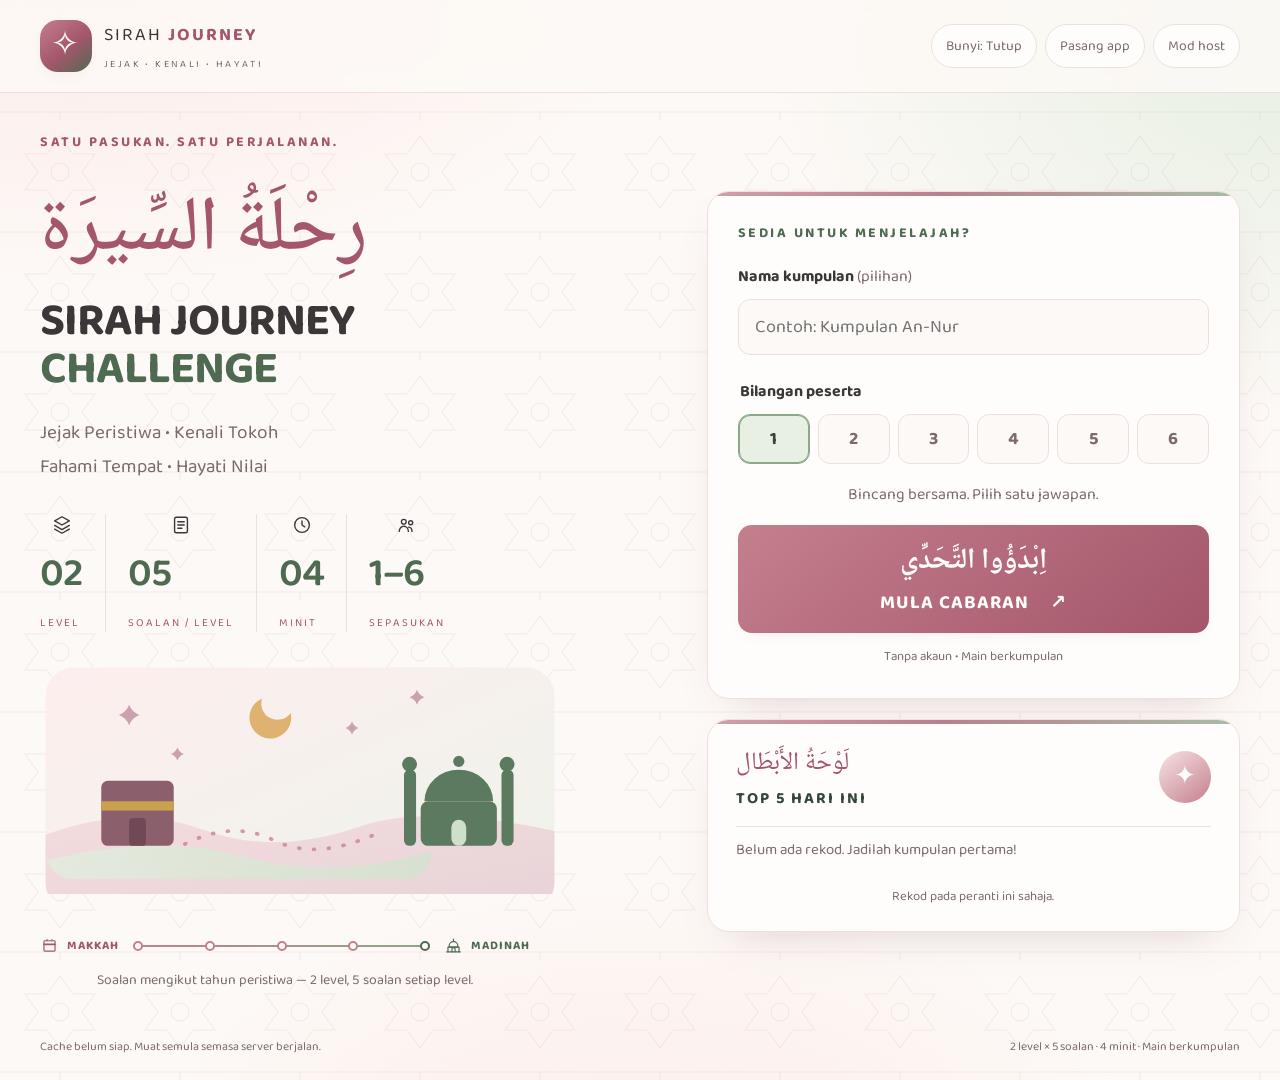
<file: games/sirah-journey/index.html>
<!doctype html>
<html lang="ms">
<head>
<meta charset="utf-8"><meta name="viewport" content="width=device-width, initial-scale=1">
<meta name="theme-color" content="#fdf9f6"><meta name="description" content="Dua level, lima soalan setiap level, disusun mengikut tahun peristiwa sirah. Game pendidikan untuk booth.">
<title>رِحْلَةُ السِّيرَة · Sirah Journey Challenge</title>
<link rel="manifest" href="./manifest.webmanifest"><link rel="icon" href="./icons/icon-192.png"><link rel="apple-touch-icon" href="./icons/icon-192.png"><link rel="stylesheet" href="./styles.css">
<script defer src="./questions.js"></script><script defer src="./app.js"></script><script defer src="../../assets/gamepad-nav.js"></script>
</head>
<body>
<header class="topbar"><a class="brand" href="./" aria-label="Sirah Journey — halaman mula"><span class="brand-symbol" aria-hidden="true">✧</span><span>SIRAH <b>JOURNEY</b><small>JEJAK • KENALI • HAYATI</small></span></a><div class="utilities"><button id="sound" class="quiet" aria-pressed="false">Bunyi: Tutup</button><button id="install" class="quiet">Pasang app</button><button id="host-toggle" class="quiet" aria-expanded="false">Mod host</button></div></header>
<main id="main">
<section id="start" class="screen start-grid">
<div class="intro"><p class="eyebrow">SATU PASUKAN. SATU PERJALANAN.</p><h1 lang="ar" dir="rtl">رِحْلَةُ السِّيرَة</h1><h2>SIRAH JOURNEY<br><span>CHALLENGE</span></h2><p class="subtitle">Jejak Peristiwa • Kenali Tokoh<br>Fahami Tempat • Hayati Nilai</p><div class="facts"><div><i aria-hidden="true"><svg viewBox="0 0 24 24" fill="none" stroke="currentColor" stroke-width="1.5" stroke-linecap="round" stroke-linejoin="round"><path d="M12 3l8 4.5-8 4.5-8-4.5L12 3z"/><path d="M4 12.5l8 4.5 8-4.5"/><path d="M4 16.5l8 4.5 8-4.5"/></svg></i><strong>02</strong><span>LEVEL</span></div><div><i aria-hidden="true"><svg viewBox="0 0 24 24" fill="none" stroke="currentColor" stroke-width="1.5" stroke-linecap="round" stroke-linejoin="round"><rect x="5" y="3.5" width="14" height="17" rx="2"/><path d="M8.5 8.5h7M8.5 12h7M8.5 15.5h4.5"/></svg></i><strong>05</strong><span>SOALAN / LEVEL</span></div><div><i aria-hidden="true"><svg viewBox="0 0 24 24" fill="none" stroke="currentColor" stroke-width="1.5" stroke-linecap="round" stroke-linejoin="round"><circle cx="12" cy="12" r="8"/><path d="M12 7.5V12l3 2"/></svg></i><strong>04</strong><span>MINIT</span></div><div><i aria-hidden="true"><svg viewBox="0 0 24 24" fill="none" stroke="currentColor" stroke-width="1.5" stroke-linecap="round" stroke-linejoin="round"><circle cx="8.5" cy="8.5" r="2.6"/><circle cx="16" cy="9.5" r="2.2"/><path d="M3.5 19c0-3.3 2.3-5.7 5-5.7s5 2.4 5 5.7"/><path d="M13.7 14.3c2.2.3 3.8 2.3 3.8 4.7"/></svg></i><strong>1–6</strong><span>SEPASUKAN</span></div></div>
<div class="hero-art" aria-hidden="true">
<svg viewBox="0 0 560 250" role="presentation" focusable="false">
<defs><linearGradient id="dune-a" x1="0" y1="0" x2="1" y2="1"><stop offset="0" stop-color="#f3dcdd"/><stop offset="1" stop-color="#e7d3d8"/></linearGradient><linearGradient id="dune-b" x1="0" y1="0" x2="1" y2="0"><stop offset="0" stop-color="#e2ecdd"/><stop offset="1" stop-color="#d3e2cf"/></linearGradient><linearGradient id="sky" x1="0" y1="0" x2="1" y2="1"><stop offset="0" stop-color="#fdeeee"/><stop offset="1" stop-color="#eef3ea"/></linearGradient></defs>
<rect x="6" y="6" width="548" height="238" rx="30" fill="url(#sky)"/>
<g transform="translate(248 60) scale(2.5) rotate(-18) translate(-12 -12)"><path fill="#e0b271" d="M21 12.79A9 9 0 1 1 11.21 3 7 7 0 0 0 21 12.79z"/></g>
<g fill="#c9a2ae"><path d="M96 46q3 8 11 11-8 3-11 11-3-8-11-11 8-3 11-11Z"/><path d="M406 30q2 6 8 8-6 2-8 8-2-6-8-8 6-2 8-8Z"/><path d="M148 92q2 5 7 7-5 2-7 7-2-5-7-7 5-2 7-7Z"/><path d="M336 64q2 5 7 7-5 2-7 7-2-5-7-7 5-2 7-7Z"/></g>
<path d="M6 186q92-34 168-6 78 29 168-2 74-26 212 4v56a30 30 0 0 1-30 30H36a30 30 0 0 1-30-30Z" fill="url(#dune-a)"/>
<path d="M6 214q120-30 214-4 92 25 202-6a30 30 0 0 1-30 30H36a30 30 0 0 1-30-30Z" fill="url(#dune-b)" opacity=".85"/>
<g fill="#8c5f6d"><rect x="66" y="128" width="78" height="70" rx="7"/><rect x="66" y="150" width="78" height="10" fill="#c9a24f"/><rect x="96" y="168" width="18" height="30" rx="4" fill="#6f4a56"/></g>
<g fill="#5c7a60"><rect x="392" y="116" width="13" height="82" rx="6"/><rect x="497" y="116" width="13" height="82" rx="6"/><circle cx="398" cy="110" r="8"/><circle cx="503" cy="110" r="8"/><rect x="410" y="150" width="82" height="48" rx="8"/><path d="M414 150a37 34 0 0 1 74 0Z"/><circle cx="451" cy="107" r="6"/><rect x="443" y="170" width="16" height="28" rx="8" fill="#cfe0ca"/></g>
<path d="M156 196q52-26 96-4t108-6" stroke="#c47f8d" stroke-width="4" stroke-linecap="round" stroke-dasharray="1 15" fill="none" opacity=".75"/>
</svg>
</div>
<div class="journey-teaser" aria-label="Perjalanan simbolik Makkah, Hijrah, Madinah"><span><b aria-hidden="true"><svg viewBox="0 0 24 24" fill="none" stroke="currentColor" stroke-width="1.5" stroke-linecap="round" stroke-linejoin="round"><rect x="5" y="6" width="14" height="13" rx="1"/><path d="M5 10.5h14" stroke-width="2.2"/><path d="M9 6V4.5M15 6V4.5"/></svg></b>MAKKAH</span><div class="route-line"><i></i><i></i><i></i><i></i><i></i></div><span><b aria-hidden="true"><svg viewBox="0 0 24 24" fill="none" stroke="currentColor" stroke-width="1.5" stroke-linecap="round" stroke-linejoin="round"><circle cx="12" cy="4.2" r=".9" fill="currentColor" stroke="none"/><path d="M12 5.3v1.5"/><path d="M6.5 12.5a5.5 5.5 0 0 1 11 0V14h-11v-1.5z"/><path d="M5 20v-6h14v6"/><path d="M10 20v-3.2a2 2 0 1 1 4 0V20"/><path d="M3.5 20h17"/></svg></b>MADINAH</span><small>Soalan mengikut tahun peristiwa — 2 level, 5 soalan setiap level.</small></div></div>
<div class="start-side"><form id="start-form" class="panel setup"><p class="eyebrow dark">SEDIA UNTUK MENJELAJAH?</p><label for="team-name">Nama kumpulan <span class="optional">(pilihan)</span></label><input id="team-name" maxlength="32" autocomplete="off" placeholder="Contoh: Kumpulan An-Nur"><fieldset><legend>Bilangan peserta</legend><div class="players" id="players"><button type="button" data-players="1" aria-pressed="true">1</button><button type="button" data-players="2" aria-pressed="false">2</button><button type="button" data-players="3" aria-pressed="false">3</button><button type="button" data-players="4" aria-pressed="false">4</button><button type="button" data-players="5" aria-pressed="false">5</button><button type="button" data-players="6" aria-pressed="false">6</button></div></fieldset><p class="team-hint">Bincang bersama. Pilih satu jawapan.</p><button type="submit" class="primary start-button"><span lang="ar" dir="rtl">اِبْدَؤُوا التَّحَدِّي</span><b>MULA CABARAN <span aria-hidden="true">↗</span></b></button><p class="micro">Tanpa akaun • Main berkumpulan</p></form><aside class="leaderboard panel"><div class="board-heading"><div><p class="arabic small-ar" lang="ar" dir="rtl">لَوْحَةُ الأَبْطَال</p><h3>TOP 5 HARI INI</h3></div><span class="medal" aria-hidden="true">✦</span></div><ol id="leaders-start"></ol><p class="micro">Rekod pada peranti ini sahaja.</p></aside></div>
</section>
<section id="game" class="screen" hidden><div class="game-top"><div><p class="eyebrow">PERJALANAN KUMPULAN</p><h2 id="playing-team"></h2></div><div class="score-box"><span>SKOR</span><strong id="score">0</strong></div><div class="timer-box" id="timer-box"><span>BAKI MASA</span><strong id="timer" role="timer">4:00</strong></div></div><nav id="journey" class="journey" aria-label="Peta perjalanan: dua level, lima checkpoint setiap level"></nav><p class="map-note">Soalan disusun mengikut tahun peristiwa • Makkah → Hijrah → Madinah</p><p id="level-toast" class="level-toast" role="status" hidden></p><div class="question-panel panel"><div class="question-meta"><span id="category" class="category"></span><span id="era-badge" class="era-badge"></span><span class="meta-gap"></span><span id="progress-label" class="progress-label"></span><span id="point-label"></span></div><div id="question-icon" class="question-icon" aria-hidden="true"></div><p class="group-ar arabic" lang="ar" dir="rtl">تَشَاوَرُوا وَاخْتَارُوا الإِجَابَةَ</p><p class="discuss">BINCANG BERSAMA & PILIH JAWAPAN</p><h2 id="question" tabindex="-1"></h2><p id="timeline-hint" hidden>Tekan 3 peristiwa mengikut urutan: awal → kemudian.</p><div id="answers" class="answers"></div><div id="timeline-actions" class="timeline-actions" hidden><button id="undo-order" class="secondary">Susun semula</button><button id="submit-order" class="primary" disabled>Semak susunan</button></div><div id="feedback" class="feedback" aria-live="polite" hidden></div><button id="next" class="primary next" hidden>CHECKPOINT SETERUSNYA →</button></div></section>
<section id="result" class="screen result-grid" hidden><div class="result-main panel"><div id="result-icon" class="result-icon" aria-hidden="true"><svg viewBox="0 0 24 24" fill="none" stroke="currentColor" stroke-width="1.5" stroke-linecap="round" stroke-linejoin="round"><path d="M8 4h8v4a4 4 0 0 1-8 0V4z"/><path d="M8 5H5.5A1.5 1.5 0 0 0 4 6.5c0 2 1.5 3.2 3.3 3.4M16 5h2.5A1.5 1.5 0 0 1 20 6.5c0 2-1.5 3.2-3.3 3.4"/><path d="M12 12v3"/><path d="M8.5 19.5h7"/><path d="M10 15.5h4l.8 4h-5.6l.8-4z"/></svg></div><p class="arabic result-ar" lang="ar" dir="rtl">أَحْسَنْتُمْ!</p><p class="eyebrow dark" id="result-heading">TAHNIAH!</p><h2 id="result-team"></h2><p id="performance-ar" class="arabic" lang="ar" dir="rtl"></p><p id="performance" class="performance"></p><div class="total"><span>JUMLAH SKOR</span><strong id="result-score"></strong><small id="result-max"></small></div><div class="result-stats"><div><strong id="result-correct"></strong><span>BETUL</span></div><div><strong id="result-accuracy"></strong><span>KETEPATAN</span></div><div><strong id="result-time"></strong><span>MASA</span></div></div><p id="result-detail" class="micro"></p><div class="result-buttons"><button id="new-team" class="primary">KUMPULAN BARU</button><button id="replay" class="secondary">MAIN LAGI</button></div></div><aside class="panel leaderboard result-board"><p class="arabic" lang="ar" dir="rtl">لَوْحَةُ الأَبْطَال</p><h3>TOP 5 HARI INI</h3><ol id="leaders-result"></ol><p class="micro">Rekod pada peranti ini sahaja.</p></aside></section>
</main>
<footer><span id="offline-status" role="status">Menyediakan mod offline…</span><span>2 level × 5 soalan · 4 minit · Main berkumpulan</span></footer>
<div id="host" class="host" hidden><strong>HOST</strong><button data-host="next">NEXT [N]</button><button data-host="skip">SKIP [S]</button><button data-host="answer">SHOW ANSWER [A]</button><button data-host="reset">RESET [R]</button><button id="clear-leaders">Padam leaderboard</button><span>Buka jawapan / skip = 0 mata</span></div>
<div id="attract" class="attract" hidden role="dialog" aria-modal="true" aria-label="Mula cabaran"><p class="arabic" lang="ar" dir="rtl">رِحْلَةُ السِّيرَة</p><h2>BERANI<br><span>CUBA?</span></h2><p>2 LEVEL × 5 SOALAN · 4 MINIT<br>MAIN BERKUMPULAN</p><button id="attract-start" class="primary">MULA SEKARANG ↗</button><small>Sentuh skrin untuk mula</small></div>
<dialog id="install-info"><h2>Pasang Sirah Journey</h2><p id="install-message"></p><button id="close-install" class="primary">Faham</button></dialog>
<div id="prize-popup" class="prize-popup" hidden role="alertdialog" aria-modal="true" aria-labelledby="prize-title"><div class="prize-card"><div class="prize-icon">🎉</div><p class="arabic" lang="ar" dir="rtl">تَهَانِينَا!</p><h2 id="prize-title">BERJAYA!</h2><p class="prize-msg">Ketepatan anda <b>90% ke atas</b>!<br>Sila klaim hadiah anda di kaunter.</p><button id="prize-close" class="primary">TERUSKAN ↗</button></div></div>
<noscript>Aktifkan JavaScript untuk bermain.</noscript>
</body></html>
</file>
<file: style.css>
@font-face{font-family:Baloo;src:url('assets/Baloo2-Variable.woff2') format('woff2');font-weight:400 800;font-display:swap}
@font-face{font-family:Lotus;src:url('assets/lotus-linotype-light.ttf') format('truetype');font-weight:400;font-display:swap;unicode-range:U+0600-06FF,U+0750-077F,U+08A0-08FF,U+FB50-FDFF,U+FE70-FEFF}
:root{--green-950:#052b20;--green-900:#073d2d;--green-800:#0d5038;--green-700:#14704a;--gold:#e5ad22;--gold-soft:#f5cb59;--cream:#fbf8ed;--paper:#fffdf5;--ink:#123c2c;--muted:#6f806f;--line:#dbe3d4;--ease:cubic-bezier(.22,.65,.25,1)}
*{box-sizing:border-box}html{scroll-behavior:smooth}body{margin:0;color:var(--ink);background:var(--cream);font-family:Baloo,system-ui,sans-serif;-webkit-font-smoothing:antialiased}button,a{font:inherit}button{cursor:pointer}.arabic,.arabic-title,[lang=ar]{font-family:Lotus,'Geeza Pro',serif}.site-header{height:76px;max-width:1560px;margin:auto;padding:9px 40px;display:flex;align-items:center;justify-content:space-between;gap:24px;background:#fffdf8}.institution{display:flex;align-items:center;gap:14px;color:inherit;text-decoration:none;min-width:0}.logo-wrap{width:48px;height:55px;display:block;overflow:hidden;flex:none}.logo-wrap img{display:block;width:100%;height:100%;object-fit:contain}.institution-copy{display:block;line-height:1.18}.institution-copy b{display:block;font-size:14px;letter-spacing:.4px}.institution-copy small{display:block;color:#98721a;font-size:13px;letter-spacing:.3px;margin-top:3px;font-weight:700}.header-actions{display:flex;align-items:center;gap:12px}.dev-credit{display:flex;align-items:center;gap:7px;font-size:16px;letter-spacing:.1px;color:#657a68;border:1px solid var(--line);padding:11px 17px;border-radius:999px;background:#f8faf3}.dev-credit b{color:#173e2c;font-weight:800}.dev-credit:before{content:'✦';color:var(--gold,#b79858);font-size:13px}@media(max-width:900px){.dev-credit{display:none}}.live-badge{display:flex;align-items:center;gap:8px;font-size:13px;letter-spacing:1px;border:1px solid var(--line);padding:9px 12px;border-radius:999px;color:#506c59;background:#f8faf3}.live-badge i,.footer-meta i{width:7px;height:7px;border-radius:50%;background:#26a461;box-shadow:0 0 0 4px #26a46118}.quiet{border:1px solid var(--line);background:#fff;color:var(--ink);padding:10px 16px;border-radius:9px;font-size:13px;font-weight:700}.quiet:hover{background:#edf3e8}.hero{position:relative;overflow:hidden;min-height:220px;padding:20px max(40px,calc((100vw - 1460px)/2));display:grid;grid-template-columns:minmax(0,1.12fr) minmax(360px,.88fr);align-items:center;color:#fff;background:radial-gradient(circle at 75% 35%,#27815955,transparent 27%),radial-gradient(circle at 20% 100%,#d0a22f22,transparent 35%),linear-gradient(122deg,var(--green-950),var(--green-800));isolation:isolate}.hero:after{content:'';position:absolute;inset:0;background:linear-gradient(90deg,transparent 49.85%,#ffffff0c 50%,transparent 50.15%);pointer-events:none}.hero-pattern{position:absolute;inset:-120px;z-index:-1;opacity:.09;background-image:linear-gradient(30deg,#e6ba4a 12%,transparent 12.5%,transparent 87%,#e6ba4a 87.5%,#e6ba4a),linear-gradient(150deg,#e6ba4a 12%,transparent 12.5%,transparent 87%,#e6ba4a 87.5%,#e6ba4a),linear-gradient(30deg,#e6ba4a 12%,transparent 12.5%,transparent 87%,#e6ba4a 87.5%,#e6ba4a),linear-gradient(150deg,#e6ba4a 12%,transparent 12.5%,transparent 87%,#e6ba4a 87.5%,#e6ba4a),linear-gradient(60deg,#e6ba4a33 25%,transparent 25.5%,transparent 75%,#e6ba4a33 75%,#e6ba4a33);background-size:80px 140px;background-position:0 0,0 0,40px 70px,40px 70px,0 0;transform:rotate(-8deg)}.hero-copy{position:relative;z-index:2;padding-right:40px}.eyebrow{display:flex;align-items:center;gap:10px;margin:0 0 8px;font-size:11px;letter-spacing:2px;font-weight:700;color:#e6c875}.eyebrow span{width:31px;height:1px;background:currentColor}.eyebrow.dark{color:#9b7a26;display:block;margin-bottom:8px}.hero h1{font-size:clamp(24px,2.8vw,40px);line-height:.95;letter-spacing:-1.5px;margin:0;font-weight:800}.hero h1 em{display:block;color:var(--gold-soft);font-style:normal;font-weight:500;font-family:Georgia,serif;font-size:.7em;letter-spacing:-2px;margin-top:14px}.hero .arabic{position:relative;font-size:clamp(18px,2vw,24px);color:#f3e9c9;margin:14px 0 6px;line-height:1.6;font-weight:500;text-shadow:0 2px 10px #0006;display:flex;align-items:center;gap:12px}.hero .arabic:before,.hero .arabic:after{content:'';flex:1;height:1px;background:linear-gradient(90deg,transparent,#e6c66a80);min-width:20px}.hero .arabic:after{background:linear-gradient(90deg,#e6c66a80,transparent)}.lead{font-size:16px;line-height:1.8;color:#c3d6c7;margin:8px 0 25px}.hero-button{display:inline-flex;align-items:center;justify-content:space-between;gap:20px;min-width:160px;padding:10px 15px;border-radius:7px;background:var(--gold);color:#173e2c;text-decoration:none;font-size:14px;font-weight:800;letter-spacing:1px;box-shadow:0 4px 0 #a9760b,0 12px 30px #001b1645;transition:transform .2s,background .2s}.hero-button:hover{transform:translateY(-3px);background:#f0bd37}.hero-button span{font-size:16px}.hero-mark{position:relative;width:min(150px,17vw);aspect-ratio:1;margin:auto;display:grid;place-items:center}.hero-logo{position:relative;z-index:3;width:74px;height:96px;background:#fff;padding:6px;border-radius:50% 50% 45% 45%;box-shadow:0 25px 80px #00181270,0 0 0 9px #e6b63d22}.hero-logo img{width:100%;height:100%;object-fit:contain}.orbit{position:absolute;inset:7%;border:1px solid #f3d26c55;border-radius:50%;animation:orbit 22s linear infinite}.orbit:before,.orbit:after{content:'';position:absolute;width:10px;height:10px;border-radius:50%;background:var(--gold-soft);box-shadow:0 0 18px #f5ca57}.orbit:before{left:7%;top:22%}.orbit:after{right:8%;bottom:21%}.orbit-two{inset:19%;border-style:dashed;animation-direction:reverse;animation-duration:14s}.spark{position:absolute;color:var(--gold-soft);font-size:24px;animation:pulse 2.4s ease-in-out infinite}.s1{top:8%;right:17%}.s2{left:5%;bottom:24%;animation-delay:.7s}.s3{right:1%;bottom:12%;animation-delay:1.4s}.games-section{max-width:1480px;margin:auto;padding:22px 44px 28px}.section-heading{display:flex;align-items:flex-end;justify-content:space-between;gap:40px;margin-bottom:20px}.section-heading h2,.how-intro h2{font:400 clamp(35px,3.5vw,50px)/1.05 Georgia,serif;letter-spacing:-1.7px;margin:0}.section-heading>p{max-width:410px;color:var(--muted);font-size:16px;line-height:1.7;margin:0}.prize-banner{display:flex;flex-wrap:wrap;align-items:center;justify-content:center;gap:8px;text-align:center;margin:0 0 18px;padding:11px 18px;border-radius:12px;background:linear-gradient(120deg,#fdf3d9,#f7e6b8);border:1px solid #e6c875;color:#6b4f12;font-size:16px;font-weight:600;letter-spacing:.2px;box-shadow:0 4px 14px -6px #b7985840}.prize-banner b{color:#8a5a0a;font-weight:800}
.game-grid{display:grid;grid-template-columns:repeat(3,minmax(0,1fr));gap:14px}.game-card{position:relative;border:1px solid var(--line);border-radius:18px;background:var(--paper);overflow:hidden;box-shadow:0 14px 35px -25px #173c2833;transition:transform .3s var(--ease),box-shadow .3s,border-color .3s}.game-card:hover{transform:translateY(-8px);box-shadow:0 26px 50px -28px #092f235c;border-color:#b3c6ac}.card-number{position:absolute;z-index:4;top:13px;right:15px;display:grid;place-items:center;width:39px;height:27px;border:1px solid #ffffff45;background:#071d1885;color:#fff7d9;border-radius:999px;font-size:13px;letter-spacing:1px;backdrop-filter:blur(8px)}.card-art{height:160px;position:relative;overflow:hidden;color:#fff}.art-label{position:absolute;left:20px;bottom:15px;font-size:12px;letter-spacing:1.2px;color:#fff9dc}.chess-art{display:grid;place-items:center;background:linear-gradient(135deg,#092c22,#1d5940)}.chess-art:before{content:'';position:absolute;inset:0;background:linear-gradient(45deg,#ffffff08 25%,transparent 25%,transparent 75%,#ffffff08 75%),linear-gradient(45deg,#ffffff08 25%,transparent 25%,transparent 75%,#ffffff08 75%);background-size:58px 58px;background-position:0 0,29px 29px}.chess-art img{position:relative;z-index:2;width:96px;height:96px;filter:drop-shadow(0 14px 16px #00151080)}.chess-halo{position:absolute;width:128px;height:128px;border-radius:50%;background:#dfb83c20;border:1px solid #e5c66c50;box-shadow:0 0 0 18px #e5c66c0b}.wisdom-art{background:linear-gradient(180deg,#142018,#302015 64%,#5d2c17)}.wisdom-land{position:absolute;inset:0}.wisdom-land:after{content:'';position:absolute;left:-10%;right:-10%;bottom:-45px;height:135px;border-radius:50% 50% 0 0;background:linear-gradient(165deg,#427458,#1b3e2e);box-shadow:0 -4px 0 #d0a044}.moon{position:absolute;top:35px;left:50%;font-size:58px;color:#f4c962;text-shadow:0 0 30px #f3c45d80}.star{position:absolute;color:#e8c575}.star-a{left:24%;top:38px;font-size:15px}.star-b{right:19%;top:74px}.village{position:absolute;z-index:2;bottom:37px;left:26%;font-size:55px;color:#f1dbad;text-shadow:75px -10px 0 #d6994c,150px 8px 0 #e9c38a}.trail{position:absolute;z-index:3;left:46%;bottom:-15px;width:80px;height:90px;border-left:3px dashed #f0d08180;transform:rotate(25deg)}.sirah-art{background:linear-gradient(180deg,#173e38,#317160 51%,#d8a54c)}.desert-sun{position:absolute;width:82px;height:82px;border-radius:50%;background:#f3c354;top:32px;right:65px;box-shadow:0 0 45px #f3c35470}.dune{position:absolute;bottom:-70px;width:130%;height:170px;border-radius:50%;background:#d8a24b}.d1{left:-50%;transform:rotate(9deg)}.d2{right:-55%;bottom:-95px;background:#b87936;transform:rotate(-5deg)}.route{position:absolute;z-index:3;left:35px;bottom:40px;display:flex;align-items:center;gap:18px;transform:rotate(-7deg)}.route:before{content:'';position:absolute;left:3px;right:3px;border-top:2px dashed #fff4cf99}.route i{position:relative;width:8px;height:8px;background:#fff5d3;border-radius:50%}.destination{position:absolute;z-index:3;right:55px;bottom:66px;color:#fff1bd;font-size:32px}.card-body{padding:17px 19px 19px}.tag-row{display:flex;gap:6px;flex-wrap:wrap}.tag{border:1px solid #d6e0cf;background:#f1f4e9;color:#657b68;padding:7px 10px;border-radius:5px;font-size:12px;letter-spacing:.5px}.arabic-title{color:#8a6a1f;font-size:21px;line-height:1.5;margin:12px 0 3px;font-weight:500;letter-spacing:.2px}.card-body h3{font-size:20px;line-height:1.1;margin:0 0 8px;letter-spacing:-.3px}.card-body>p:not(.arabic-title){min-height:0;color:var(--muted);font-size:14px;line-height:1.65;margin:0}.play-button{width:100%;min-height:52px;display:flex;align-items:center;justify-content:space-between;margin-top:18px;padding:11px 15px;border:1px solid #214e37;border-radius:7px;color:#fff;background:linear-gradient(120deg,#1c5d40,#0c3b2b);font-size:13px;letter-spacing:1px;font-weight:800;box-shadow:0 3px 0 #082b20;transition:transform .2s,background .2s}.play-button:hover{background:#26724d;transform:translateY(-2px)}.play-button i{font-size:22px;font-style:normal;font-weight:400}.how-section{max-width:1392px;margin:0 auto 75px;border:1px solid #dce3d4;border-radius:18px;background:#edf2e8;padding:35px 40px;display:grid;grid-template-columns:.8fr 2.2fr;align-items:center;gap:50px}.steps{list-style:none;padding:0;margin:0;display:grid;grid-template-columns:repeat(3,1fr);gap:15px}.steps li{display:flex;align-items:flex-start;gap:13px;padding-left:15px;border-left:1px solid #cdd8c8}.steps li>b{font:24px Georgia,serif;color:#b68c23}.steps span{display:block}.steps strong{display:block;font-size:16px}.steps small{display:block;font-size:13px;line-height:1.5;color:#71806d;margin-top:5px}.site-footer{min-height:116px;padding:22px max(44px,calc((100vw - 1460px)/2));display:flex;flex-wrap:wrap;align-items:center;justify-content:space-between;gap:14px 30px;color:#d9e4d7;background:var(--green-950)}.footer-brand{display:flex;align-items:center;gap:12px}.footer-brand img{width:42px;height:54px;object-fit:contain;background:#fff;border-radius:4px}.footer-brand b{display:block;font-size:17px;letter-spacing:.6px}.footer-brand small{display:block;color:#a7c0ad;font-size:9px;margin-top:5px}.footer-meta{display:flex;align-items:center;font-size:16px;letter-spacing:.3px}.footer-meta span:first-child{display:flex;align-items:center;gap:8px}.copyright{display:flex;align-items:center;gap:8px;font-size:17px;letter-spacing:.2px;color:#c3d4c6}.copyright:before{content:'✦';color:var(--gold-soft);font-size:13px}.copyright b{color:#f3e2a8;font-weight:800}.game-stage{position:fixed;inset:0;z-index:30;background:#0d261e}.game-stage[hidden]{display:none}.stage-bar{position:relative;z-index:3;height:66px;padding:8px 14px;display:grid;grid-template-columns:1fr auto 1fr;align-items:center;color:#eef4e9;background:linear-gradient(90deg,#062c20,#164a35);border-bottom:1px solid #d5b24b55;box-shadow:0 5px 20px #00120d66}.stage-back,.stage-actions button{border:1px solid #ffffff20;background:#ffffff0b;color:#fff;border-radius:7px;height:44px;padding:7px 13px;font-size:13px;font-weight:700;letter-spacing:.5px}.stage-back{justify-self:start;display:flex;align-items:center;gap:9px}.stage-back span{font-size:22px}.stage-back:hover,.stage-actions button:hover{background:#ffffff18;border-color:#d7bc6d80}.stage-title{text-align:center;line-height:1}.stage-title small{display:block;font-size:11px;letter-spacing:1.3px;color:#c0d1c0;margin-bottom:6px}.stage-title strong{font-size:14px;letter-spacing:.4px}.stage-actions{justify-self:end;display:flex;gap:6px}.stage-actions button{font-size:15px}.stage-actions button span{font-size:12px;margin-left:4px}.game-stage iframe{display:block;width:100%;height:calc(100dvh - 66px);border:0;background:#fff}.stage-loading{position:absolute;z-index:2;inset:66px 0 0;display:grid;place-content:center;text-align:center;background:#0b3327;color:#e9d697;transition:opacity .25s}.stage-loading.done{opacity:0;pointer-events:none}.loader-mark{font-size:60px;animation:pulse 1.2s ease-in-out infinite}.stage-loading p{font-size:14px;letter-spacing:1.6px}.attract{position:fixed;z-index:50;inset:0;display:flex;flex-direction:column;align-items:center;justify-content:center;text-align:center;color:#fff;padding:30px;background:radial-gradient(circle at 50% 20%,#237454,#052b20 60%)}.attract[hidden]{display:none}.attract img{width:120px;height:155px;object-fit:contain;background:#fff;padding:8px;border-radius:50%;box-shadow:0 15px 55px #00150e70}.attract .arabic{font-size:33px;color:#f1d17c;margin:24px 0 5px}.attract h2{font-size:clamp(48px,8vw,90px);line-height:.85;margin:0}.attract h2 span{font:italic .65em Georgia,serif;color:#f1c556}.attract>p:not(.arabic){font-size:15px;letter-spacing:1.6px;color:#bad0c0;margin:28px}.attract button{min-width:270px;padding:15px 18px;border:0;border-radius:7px;background:var(--gold);color:#0a3929;font-weight:800;letter-spacing:1px;box-shadow:0 5px 0 #a97810}.attract button span{margin-left:25px;font-size:20px}
@keyframes orbit{to{transform:rotate(360deg)}}@keyframes pulse{50%{transform:scale(1.08);opacity:.7}}
@media(max-width:980px){.hero{grid-template-columns:1fr .7fr;min-height:470px}.hero h1{font-size:62px}.hero-mark{width:310px}.hero-logo{width:140px;height:190px}.game-grid{grid-template-columns:repeat(2,1fr)}.game-card:last-child{grid-column:1/-1;display:grid;grid-template-columns:1fr 1.2fr}.game-card:last-child .card-art{height:100%;min-height:280px}.section-heading{align-items:flex-start}.how-section{grid-template-columns:1fr}.site-header{padding-inline:24px}.games-section{padding-inline:24px}.site-footer{padding-inline:24px}}
@media(max-width:680px){.site-header{height:auto;min-height:82px;padding:10px 15px}.logo-wrap{width:44px;height:53px}.institution-copy b{font-size:15px;letter-spacing:.3px}.institution-copy small{font-size:16px;letter-spacing:.2px}.live-badge{display:none}.hero{grid-template-columns:1fr;min-height:560px;padding:55px 22px 40px;text-align:center}.hero:after{display:none}.hero-copy{padding:0}.hero .eyebrow{justify-content:center;font-size:11px}.hero h1{font-size:52px;letter-spacing:-2px}.hero h1 em{font-size:.65em}.hero .arabic{gap:10px}.hero .arabic:before,.hero .arabic:after{min-width:12px}.lead{font-size:14px}.hero-mark{position:absolute;right:-90px;bottom:-100px;width:280px;opacity:.2}.hero-logo{width:120px;height:155px}.games-section{padding:55px 14px}.section-heading{display:block;margin-bottom:25px}.section-heading h2{font-size:38px}.section-heading>p{margin-top:14px;font-size:13px}.game-grid{grid-template-columns:1fr;gap:17px}.game-card:last-child{grid-column:auto;display:block}.game-card:last-child .card-art{height:205px;min-height:0}.card-art{height:205px}.card-body>p:not(.arabic-title){min-height:0}.how-section{margin:0 14px 45px;padding:28px 22px;gap:25px}.steps{grid-template-columns:1fr;gap:17px}.steps li{padding:0 0 15px;border-left:0;border-bottom:1px solid #ced8c7}.site-footer{padding:25px 18px;display:block}.footer-meta{margin-top:20px;justify-content:space-between;gap:12px}.stage-bar{height:62px;grid-template-columns:auto 1fr auto;padding:7px 8px}.stage-title{text-align:left;margin-left:10px}.stage-title small{display:none}.stage-title strong{font-size:14px}.stage-back{height:42px;padding:6px 9px;font-size:12px}.stage-back span{font-size:18px}.stage-actions button{width:40px;height:40px;padding:5px}.stage-actions button span{display:none}.stage-actions #open-game{display:none}.game-stage iframe{height:calc(100dvh - 62px)}.stage-loading{inset:62px 0 0}}
@media(max-width:380px){.institution-copy b{font-size:14px}.institution-copy small{font-size:14px}.quiet{font-size:13px;padding:8px}.hero h1{font-size:44px}.footer-meta{font-size:13px}.stage-actions{gap:3px}.stage-actions button{width:36px}.stage-back{padding:5px 7px}}
@media(prefers-reduced-motion:reduce){*{scroll-behavior:auto!important;animation:none!important;transition:none!important}}
</file>
<file: games/arabic-chess/style.css>
@font-face{font-family:'Lotus Arabic';src:url('./lotus-linotype-light.ttf') format('truetype'),local('Lotus Linotype Light'),local('Lotus-Light');font-weight:400;font-style:normal;font-display:swap;unicode-range:U+0600-06FF,U+0750-077F,U+08A0-08FF,U+FB50-FDFF,U+FE70-FEFF}
@font-face{font-family:Arabic;src:url('./arabic.ttf') format('truetype');font-display:swap;unicode-range:U+0600-06FF,U+0750-077F,U+08A0-08FF,U+FB50-FDFF,U+FE70-FEFF}
:root{--ink:#173f34;--muted:#738176;--gold:#b79858;--paper:#fafbf7;--line:#dfe5db;--green:#214f3f;--ease:cubic-bezier(.22,.65,.25,1)}
*{box-sizing:border-box}body{margin:0;color:var(--ink);font-family:'Lotus Arabic','Avenir Next','Segoe UI',Arial,sans-serif;background:radial-gradient(ellipse at 6% 20%,#e1e9dc80,transparent 45%),radial-gradient(ellipse at 96% 60%,#e6dec94d,transparent 48%),#f5f6f0;-webkit-font-smoothing:antialiased}button,input{font:inherit}button{cursor:pointer;border:1px solid var(--line);background:transparent;color:inherit;border-radius:10px;min-height:44px;padding:10px 16px;font-weight:600;transition:background .2s,border-color .2s,box-shadow .2s,transform .2s var(--ease);touch-action:manipulation}button:hover:not(:disabled){border-color:#a3b49e;background:#eaf0e6}button:active:not(:disabled){transform:translateY(1px)}button:disabled{cursor:default}button:focus-visible,input:focus-visible{outline:3px solid #b59348;outline-offset:4px}button svg{pointer-events:none}input{min-width:0}h1,h2,h3,p{overflow-wrap:break-word}[hidden]{display:none!important}[lang=ar]{font-family:'Lotus Arabic',Arabic,'Geeza Pro',serif;letter-spacing:0;line-height:1.8}header{max-width:1560px;margin:auto;padding:20px 46px;display:flex;justify-content:space-between;align-items:center;border-bottom:1px solid #d7dfd1;gap:20px}.brand{display:flex;gap:12px;align-items:center;font-size:14px;font-weight:800;letter-spacing:2px;text-decoration:none;color:var(--ink)}.brand small{display:block;font-size:9px;letter-spacing:3px;font-weight:500;margin-top:5px}.brand-icon{display:grid;place-items:center;border:1px solid #bcc9b7;border-radius:12px;width:46px;height:48px;font-size:40px;color:#a78643;background:#e8edde;line-height:1}.tools{display:flex;gap:8px}.tools button{min-height:38px;font-size:11px;padding:8px 13px;border-color:#d4ddcd;background:#ffffff50}.tools button:first-child{background:#e7ecdf}.tools button span{margin-left:8px}main{max-width:1480px;margin:auto;padding:0 38px}.intro{text-align:center;padding:25px 0 27px}.eyebrow{display:flex;align-items:center;justify-content:center;gap:12px;color:#8c784b;letter-spacing:3px;font-size:9px;font-weight:700}.eyebrow span{height:1px;width:26px;background:#baa778}h1{font-size:clamp(30px,3.1vw,47px);margin:5px 0 0;font-weight:500;line-height:1.6!important}.subtitle{font-size:12px;color:#667767;margin:1px 0 0;letter-spacing:.15px}.subtitle span{color:#8b9485}.workspace{display:grid;grid-template-columns:minmax(0,1.55fr) minmax(340px,1fr);gap:25px;align-items:start}.board-panel{min-width:0;background:radial-gradient(ellipse at 30% 0%,#2f5345,transparent 60%),linear-gradient(135deg,#203f34,#102d28);border:1px solid #385449;border-radius:20px;padding:20px 26px 17px;color:#eeeedd;box-shadow:0 18px 35px -16px #12332470,inset 0 1px #ffffff14;position:relative}.board-top{display:flex;align-items:center;justify-content:space-between;font-size:9px;letter-spacing:2.1px;color:#d4d9c7;padding-bottom:13px;border-bottom:1px solid #ffffff12;gap:10px}.board-top>span{display:flex;align-items:center;gap:8px}.live-dot{width:5px;height:5px;background:#c6b680;box-shadow:0 0 9px #c4ae7355;border-radius:50%}.board-expand{min-height:30px;padding:5px 9px;border-color:#ffffff1f;font-size:10px;font-weight:500;letter-spacing:.1px;color:#e2e5d6;border-radius:6px}.board-expand:hover:not(:disabled){background:#ffffff0e;border-color:#a99b6d}.player-strip{display:flex;align-items:center;gap:10px;padding:13px 0;min-height:64px}.avatar{width:39px;height:39px;border-radius:9px;border:1px solid #ffffff1d;display:grid;place-items:center;flex-shrink:0;background:#ffffff0a}.avatar .chess-piece{width:37px;height:37px;filter:drop-shadow(0 2px 1px #0003)}.avatar.human{background:#d8caaa12}.player-identity{display:flex;flex-direction:column;gap:4px;min-width:0}.player-identity strong{font-size:12px;font-weight:600;overflow:hidden;text-overflow:ellipsis;white-space:nowrap;max-width:220px}.player-identity small{font-size:8px;color:#a8b9a7;letter-spacing:1.6px}.turn-dot{margin-left:auto;flex-shrink:0;width:7px;height:7px;border:1px solid #849782;border-radius:50%}.is-turn .turn-dot{background:#c9af6d;border-color:#d9c38a;box-shadow:0 0 0 4px #d3bb7120}.captured{display:flex;flex-wrap:wrap;justify-content:flex-end;margin-left:auto;max-width:46%;gap:0}.captured .chess-piece{width:20px;height:25px;margin-left:-5px}.board-frame{position:relative;padding:14px;background:repeating-linear-gradient(3deg,#b399671a 0px,#b3996700 2px,#3728130b 4px),linear-gradient(115deg,#ad8d54,#ddc894 28%,#ab8950 62%,#ceb480);border:1px solid #e4ce9a;border-radius:6px;box-shadow:0 6px 0 #6c5736,0 8px 0 #0d231c,0 16px 25px #00140e70,inset 0 0 0 4px #6e55263b,inset 0 0 0 6px #e8d2a652}.board-arena{display:flex;gap:8px;align-items:stretch}.board-core{position:relative;flex:1;min-width:0;padding:3px 0 21px 21px}.board{display:grid;grid-template-columns:repeat(8,minmax(0,1fr));grid-template-rows:repeat(8,minmax(0,1fr));aspect-ratio:1;width:100%;border:1px solid #483c2b;box-shadow:0 0 0 2px #6a542d60,0 0 0 4px #f6e5b925;isolation:isolate}
.graveyard{width:58px;flex-shrink:0;display:flex;flex-direction:column;align-items:center;justify-content:center;gap:7px;padding:10px 4px;background:#00000018;border:1px solid #ffffff12;border-radius:8px}
.graveyard-label{font-size:7px;letter-spacing:1px;color:#c8d2ba;text-align:center;line-height:1.4;font-weight:600}
.graveyard-pieces{display:flex;flex-wrap:wrap;justify-content:center;gap:1px;max-height:170px;overflow:hidden}
.graveyard-pieces .chess-piece{width:18px;height:18px;filter:grayscale(.25) drop-shadow(0 1px 1px #0006)}
.graveyard-points{font-size:10px;font-weight:600;color:#e7d9a8}
.graveyard-empty{color:#8a998a;font-size:15px;line-height:1}
@media(max-width:780px){.graveyard{width:42px;padding:6px 2px;gap:4px}.graveyard-pieces .chess-piece{width:13px;height:13px}.graveyard-label{font-size:6px}.graveyard-points{font-size:8px}}
@media(max-width:480px){.board-arena{gap:4px}.graveyard{width:32px}.graveyard-pieces .chess-piece{width:11px;height:11px}.graveyard-label{display:none}}.square{position:relative;min-height:0;min-width:0;border:0;border-radius:0;padding:0;display:flex;align-items:center;justify-content:center;background:repeating-linear-gradient(8deg,#fff8e800 0px,#e4cb9820 3px,#fff8e800 5px),linear-gradient(135deg,#eee3c9,#e3d2aa);line-height:1;overflow:visible;box-shadow:inset 0 0 0 .5px #604e2720;transition:background .15s,box-shadow .15s}.square.dark{background:repeating-linear-gradient(8deg,#132e2000 0px,#acc2a413 3px,#132e2000 5px),linear-gradient(135deg,#61826b,#486b56)}.square:hover:not(:disabled){background:#d1c58b;transform:none}.square.dark:hover:not(:disabled){background:#849b64}.chess-piece{display:block;width:94%;height:94%;filter:drop-shadow(2px 4px 1.5px #13241950);pointer-events:none;flex-shrink:0}.square .chess-piece{position:relative;z-index:2;transition:transform .2s var(--ease);will-change:auto}.square:hover:not(:disabled) .chess-piece{transform:translateY(-3px)}.square.active{background:#d6bd6c;box-shadow:inset 0 0 0 3px #fff1aa}.square.active .chess-piece{transform:translateY(-5px);filter:drop-shadow(1px 8px 3px #182b2550)}.square.last-move{box-shadow:inset 0 0 0 100px #eccc5940}.square.target:after{content:'';position:absolute;width:24%;height:24%;border-radius:50%;background:#c2a152;box-shadow:0 0 0 4px #eddb9b50;z-index:3;pointer-events:none}.square.enemy:after{width:87%;height:87%;background:transparent;border:4px solid #e7c56a;box-shadow:0 0 0 1px #69532230}.square.pending{box-shadow:inset 0 0 0 4px #f1d280;background:#aaa971}.square.incheck{background:#bb6b59;box-shadow:inset 0 0 0 3px #ffb394}.square.moving{z-index:5}.square:focus-visible{outline-offset:-4px;z-index:4;outline-color:#ffefaf}.rank-coordinates{position:absolute;top:3px;bottom:21px;left:0;width:21px;display:grid;grid-template-rows:repeat(8,1fr)}.file-coordinates{position:absolute;left:21px;right:0;bottom:0;height:21px;display:grid;grid-template-columns:repeat(8,1fr)}.rank-coordinates span,.file-coordinates span{display:grid;place-items:center;font-size:10px;font-weight:600;color:#574729}.board-bottom{border-top:1px solid #ffffff12;padding-top:12px;display:flex;align-items:center;justify-content:space-between;gap:8px;font-size:8px;letter-spacing:1.3px;color:#bac6b3}.pill{border:1px solid #b3a16b55;background:#c6ac6d10;color:#e5d5a5;border-radius:5px;padding:6px 9px;font-size:8px;letter-spacing:1px}.board-note{font-size:11px;color:#b2c1ac;text-align:center;line-height:1.7;margin:11px 0 0;min-height:19px}.card{min-width:0;background:#fffefaf2;border:1px solid #dde3d6;border-radius:18px;padding:29px;box-shadow:0 8px 30px #23382a05;display:flex;flex-direction:column}.kicker{font-size:9px;letter-spacing:1.8px;color:#8c774b;font-weight:700;line-height:1.8}.tiny-star{font-size:14px;margin-right:4px}.card h2{font-family:Georgia,'Times New Roman',serif;font-size:clamp(32px,2.8vw,44px);line-height:1.13;font-weight:400;letter-spacing:-1.2px;margin:18px 0 11px}.card h2 em{color:#8d794b;font-weight:400}.muted{color:#6e7e70;font-size:12px;line-height:1.9;margin:0}.stats{display:grid;grid-template-columns:repeat(3,1fr);gap:0;background:#f1f3e9;border:1px solid #e4e8da;border-radius:10px;margin:21px 0 25px;padding:16px 0}.stat{text-align:center;border-right:1px solid #dfe4d5}.stat:last-child{border:0}.stat strong{font-size:26px;font-weight:500;font-family:Georgia,serif;line-height:1}.stat small{display:block;font:8px 'Avenir Next','Segoe UI',Arial,sans-serif;letter-spacing:1.2px;margin-top:8px;color:#71816c}.setup-heading{display:flex;justify-content:space-between;font-size:8px;letter-spacing:1.5px;color:#909580;border-bottom:1px solid #e4e7db;padding-bottom:11px}.setup-heading span:first-child{color:#64745b;font-weight:600}label{display:flex;align-items:center;gap:8px;justify-content:space-between;font-size:11px;font-weight:600;margin:17px 0 9px}label [lang=ar]{color:#89947e;font-size:15px;line-height:1}.optional{font-size:9px;font-weight:400;color:#8a9682}.players{display:grid;grid-template-columns:repeat(6,1fr);gap:7px}.players button{padding:8px;min-height:42px;font-size:13px;border-radius:7px;background:#fbfcf7}.players .selected{background:#234e3b;color:#fff8dd;border-color:#234e3b;box-shadow:0 3px 8px #173d3220}.players .selected:hover{background:#2d6049}input{width:100%;border:1px solid #dde3d5;border-radius:7px;padding:13px;background:#fbfcf7;font-size:12px;color:var(--ink)}input::placeholder{color:#939e8a}.primary{display:flex;align-items:center;justify-content:space-between;gap:12px;background:linear-gradient(115deg,#28553f,#173c2f);color:#fffae7;border:1px solid #204936;margin-top:20px;width:100%;padding:15px 18px;border-radius:9px;box-shadow:0 4px 0 #102e22,0 6px 12px #173d3220;font-size:14px;min-height:58px}.primary:hover:not(:disabled){background:#306048;border-color:#33654c;transform:translateY(-2px);box-shadow:0 6px 0 #102e22,0 9px 18px #173d3224}.primary:active:not(:disabled){transform:translateY(2px);box-shadow:0 1px 0 #102e22}.primary [lang=ar]{font-size:17px;color:#c4d1b7;margin-left:8px}.button-arrow{font-size:23px;font-weight:400}.how{font-size:9px;color:#839077;text-align:center;margin:14px 0 0}.how-to{display:flex;align-items:center;justify-content:space-between;gap:3px;padding:17px 0 0;margin-top:18px;border-top:1px solid var(--line);font-size:8px;color:#6f7e68}.how-to b{display:block;font-size:8px;color:#aa925f;font-weight:500;margin-bottom:5px;letter-spacing:1px}.how-to i{font-style:normal;color:#b3bda7}.ranking{margin-top:20px;border-top:1px solid var(--line);padding-top:15px}.ranking h3{font-size:10px;font-weight:600;margin:0 0 7px}.ranking h3 [lang=ar]{font-size:14px}.ranking .muted{font-size:10px}.rankrow{display:flex;justify-content:space-between;gap:10px;padding:8px 0;border-bottom:1px solid #eef0e7;font-size:11px}.rankrow b{color:#987d3e}.gamehead{display:flex;justify-content:space-between;align-items:center;gap:12px}.timer{font-size:22px;font-weight:500;font-variant-numeric:tabular-nums;letter-spacing:1px;color:var(--ink);background:#eef2e7;border:1px solid #dfe7d7;border-radius:9px;padding:8px 12px}.urgent{color:#b54c3b!important}.score-strip{display:grid;grid-template-columns:1fr 1fr;margin-top:23px;padding:20px 0;border-top:1px solid var(--line);border-bottom:1px solid var(--line)}.score-strip>div+div{padding-left:22px;border-left:1px solid var(--line)}.score-strip small{display:block;font-size:8px;letter-spacing:1.5px;color:#7a886c}.score-strip strong{display:block;font:32px Georgia,serif;margin-top:8px}.score-strip strong span{font:11px 'Avenir Next','Segoe UI',Arial,sans-serif;color:#839074}.select-message{text-align:center;padding:26px 0 30px}.turn-piece{position:relative;width:125px;height:125px;margin:0 auto 14px;border-radius:50%;background:radial-gradient(ellipse,#e6e6d3 0%,#eff2e5 55%,transparent 56%);display:grid;place-items:center}.turn-piece .chess-piece{width:105px;height:105px}.turn-piece.thinking .chess-piece{animation:float 2.8s ease-in-out infinite}.select-message h2{font-size:32px;margin:12px 0}.select-message .muted{max-width:290px;margin:0 auto}.turn-tip{display:inline-block;font-size:10px;background:#f2f0e2;border:1px solid #e9e2c8;color:#947d43;padding:9px 11px;border-radius:6px;margin-top:22px}.thinking-dots{display:flex;gap:6px;justify-content:center;margin-top:23px}.thinking-dots i{width:5px;height:5px;background:#b29b65;border-radius:50%;animation:blink 1.2s ease infinite}.thinking-dots i:nth-child(2){animation-delay:.2s}.thinking-dots i:nth-child(3){animation-delay:.4s}.move-log{margin-top:auto}.move-list{display:flex;flex-wrap:wrap;gap:7px;padding-top:13px}.move-list .muted{font-size:10px}.move-chip{display:flex;align-items:center;gap:4px;padding:4px 8px 4px 3px;border:1px solid #e0e6d8;border-radius:6px;font-size:10px;background:#f5f6ee}.move-chip .chess-piece{width:25px;height:25px;filter:none}.move-chip i{color:#9c8751;font-style:normal}.quiz-card{border-color:#c8b37a;box-shadow:0 0 0 4px #b59e5920,0 14px 35px #294b3010;scroll-margin-top:15px}.question-number{font-size:8px;letter-spacing:1px;color:#8b937b}.capture-banner{display:flex;align-items:center;gap:10px;background:#f2efdf;border:1px solid #e6dec0;border-radius:9px;padding:9px 11px;margin:19px 0}.capture-icon{width:41px;height:43px;flex-shrink:0}.capture-banner strong{font-size:11px;display:block}.capture-banner small{font-size:9px;color:#8a886d;display:block;margin-top:5px}.quiz-meta{display:flex;justify-content:space-between;align-items:center}.category{color:#87753d;font-size:10px}.quiz-clock{font-variant-numeric:tabular-nums;font-size:20px;font-weight:600;color:#3e6146}.quiz-progress{height:4px;border-radius:3px;background:#e9ecde;margin:10px 0 19px;overflow:hidden}.quiz-progress span{display:block;height:100%;background:#b39a58;transform-origin:left;transition:transform .25s linear}.quiz-progress.urgent span{background:#b95740}.card .question{font-family:'Lotus Arabic',Arabic,'Geeza Pro',serif;font-size:clamp(28px,2.5vw,38px);letter-spacing:0;line-height:1.8;text-align:center;margin:0 0 20px;padding:16px 12px 20px;color:#254b3c;background:radial-gradient(ellipse at 50% 50%,#eeefdf,transparent 75%);outline:none;overflow-wrap:anywhere}.answer-instruction{display:flex;justify-content:space-between;font-size:10px;color:#7b8870;margin:0 0 10px}.answer-instruction span{color:#9aa28c;letter-spacing:2px}.answers{display:grid;gap:9px}.answer{display:flex;align-items:center;text-align:start;gap:12px;padding:11px;min-height:57px;border:1px solid #dce3d3;border-radius:9px;background:#fcfdf8;box-shadow:0 2px 0 #e6eadd;animation:answer-in .35s var(--ease) backwards;animation-delay:calc(var(--answer-order)*55ms)}.answer>span[dir]{flex:1;min-width:0;font-family:'Lotus Arabic',Arabic,'Avenir Next','Segoe UI',Arial,sans-serif;font-size:21px;line-height:1.5;overflow-wrap:anywhere}.answer .letter{display:grid;place-items:center;width:29px;height:29px;border:1px solid #dce2ce;background:#f0f3e7;border-radius:6px;font-size:10px;color:#697c56;flex-shrink:0}.answer-mark{font-size:16px;font-weight:400;color:#8f9d7d}.answer:hover:not(:disabled){border-color:#b8a263;background:#f8f4e7;transform:translateX(3px);box-shadow:0 3px 0 #d5c79c}.answer.correct{background:#e7f2e0;border-color:#80a673;box-shadow:0 2px 0 #abc39d}.answer.correct .letter,.answer.correct .answer-mark{background:#426c3e;color:white;border-color:#426c3e}.answer.wrong{background:#fae9df;border-color:#cf9980}.answer.wrong .letter{background:#b5684d;border-color:#b5684d;color:white}.quiz-success .answer,.quiz-missed .answer{animation:none}.bonus-note{text-align:center;font-size:9px;color:#988654;margin:19px 0}.bonus-note span{margin:0 7px;color:#bac2aa}.session-mini{border-top:1px solid var(--line);padding-top:16px;margin-top:8px;display:flex;align-items:center;justify-content:space-between;font-size:9px;color:#7b8a6d}.session-mini strong{margin-left:7px;font-variant-numeric:tabular-nums;color:#486644;font-size:13px}.session-mini b{font-size:17px;color:#486644;font-weight:500}.feedback{padding:14px;border:1px solid #dbe3ce;border-radius:9px;background:#eff4e7;margin:15px 0 8px;display:flex;flex-direction:column;gap:5px;font-size:12px;line-height:1.8}.feedback b{font-size:15px;color:#446b36}.feedback span{font-family:'Lotus Arabic',Arabic,'Avenir Next',Arial,sans-serif;font-size:16px}.feedback small{color:#7c876a;font-size:10px}.quiz-missed .feedback{background:#faf0e6;border-color:#ecdcc6}.quiz-missed .feedback b{color:#a3653e}.result{text-align:center}.result h2[lang=ar]{font-family:'Lotus Arabic',Arabic,serif;letter-spacing:0;line-height:1.8;font-size:34px}.scorebig{font:100px Georgia,serif;color:#36593e;margin-top:23px}.result>p{font-size:13px;color:#7f8b73}.stars{font-size:31px;letter-spacing:7px;color:#b09a5c}.result .primary{justify-content:center;font-family:'Lotus Arabic',Arabic,Arial,sans-serif;font-size:18px}.secondary{margin-top:12px;width:100%;font-family:'Lotus Arabic',Arabic,Arial,sans-serif;font-size:18px}.result .ranking{text-align:left}footer{display:flex;align-items:center;justify-content:space-between;gap:15px;padding:23px 0 27px;color:#8a9580;font-size:9px}.footer-star{color:#af9455;margin-right:6px}footer i{font-style:normal;margin:0 9px;color:#acb59f}#hostbar,.install-help{background:#e9eee0;border:1px solid #d6decb;border-radius:12px;padding:18px;margin:20px 0;font-size:12px;line-height:1.7}#hostbar div{display:flex;flex-wrap:wrap;gap:8px;margin-top:12px}#hostbar button{font-size:11px}.install-help p{margin:6px 0}#attract{position:fixed;inset:0;background:radial-gradient(ellipse at 50% 30%,#2d5442,#0e2c25);color:#f4edd7;z-index:20;display:flex;align-items:center;justify-content:center;flex-direction:column;text-align:center;padding:25px}#attract h2{font-family:Georgia,serif;font-size:clamp(40px,8vw,85px);margin:10px;font-weight:400}#attract p{font-size:clamp(13px,2vw,24px);line-height:1.7}#attract .primary{max-width:340px;justify-content:center;background:#c1a568;color:#18392b}.float-piece{font-size:130px;color:#d9c189;animation:float 3s ease-in-out infinite}.board-focus main{max-width:1640px}.board-focus .workspace{grid-template-columns:minmax(0,1.95fr) minmax(330px,1fr)}.board-focus .intro{padding:12px 0}.board-focus .intro h1{font-size:30px}.board-focus .intro .eyebrow,.board-focus .subtitle{display:none}.is-playing .intro{padding:15px 0 19px}.is-playing .intro h1{font-size:35px}.is-playing .subtitle{font-size:11px}
@keyframes float{50%{transform:translateY(-7px) rotate(-3deg)}}@keyframes blink{50%{opacity:.3;transform:translateY(-3px)}}@keyframes answer-in{from{opacity:0;transform:translateY(9px)}to{opacity:1;transform:translateY(0)}}
@media(min-width:1650px){.board-focus .board-panel{padding-left:34px;padding-right:34px}.board-focus .workspace{grid-template-columns:minmax(0,2.15fr) minmax(350px,1fr)}}
@media(max-width:1150px){main{padding:0 24px}header{padding:17px 28px}.workspace{grid-template-columns:minmax(0,1.3fr) minmax(320px,1fr);gap:18px}.board-panel{padding:16px 18px}.card{padding:23px}.card h2{font-size:35px}.board-focus .workspace{grid-template-columns:minmax(0,1.6fr) minmax(300px,1fr)}.how-to{font-size:7px}.primary [lang=ar]{font-size:15px}}
@media(max-width:960px){main{max-width:760px;padding:0 22px}.workspace,.board-focus .workspace{grid-template-columns:minmax(0,1fr);gap:22px}.intro{padding:23px 0}.intro h1{font-size:40px}.board-panel{padding:19px 24px}.card{padding:28px}.home-card h2{font-size:42px}.home-card .muted{max-width:480px}.card h2 br{display:none}.card h2 em{margin-left:5px}.stats{margin:20px 0}.how-to{font-size:10px}.card .question{font-size:36px}.board-focus main{max-width:960px}.board-focus .board-panel{padding:12px}.board-focus .player-strip{padding:9px 0}.board-expand{font-size:10px}.turn-card .select-message{padding:20px 0}.turn-piece{width:100px;height:100px}.turn-piece .chess-piece{width:85px;height:85px}.player-identity strong{max-width:300px}.select-message .muted{max-width:430px}.board-note{font-size:12px}.answer>span[dir]{font-size:23px}}
@media(max-width:560px){header{padding:14px 16px;flex-wrap:wrap;gap:13px}.brand{font-size:12px;gap:9px}.brand small{font-size:8px;letter-spacing:2.3px}.brand-icon{width:37px;height:39px;font-size:32px}.tools{margin-left:auto;gap:5px}.tools button{font-size:9px;padding:6px 8px;min-height:34px}.tools button:first-child span{display:none}main{padding:0 10px}.intro{padding:20px 0}.eyebrow{font-size:7px;letter-spacing:2px;gap:8px}.eyebrow span{width:18px}.intro h1,.is-playing .intro h1{font-size:30px}.subtitle,.is-playing .subtitle{font-size:10px}.subtitle span{display:block;margin-top:5px}.board-panel{padding:12px 11px 11px;border-radius:13px}.board-top{font-size:8px;letter-spacing:1.6px;padding-bottom:8px}.board-frame{padding:9px;border-radius:4px;box-shadow:0 4px 0 #6c5736,0 6px 0 #102b22,0 10px 17px #00140e65,inset 0 0 0 3px #6e55263b}.board-core{padding:2px 0 16px 16px}.rank-coordinates{top:2px;bottom:16px;width:16px}.file-coordinates{left:16px;right:0;height:16px}.file-coordinates span,.rank-coordinates span{font-size:8px}.player-strip{padding:10px 2px;min-height:57px;gap:8px}.avatar{width:33px;height:33px}.avatar .chess-piece{width:32px;height:32px}.player-identity strong{font-size:11px;max-width:165px}.player-identity small{font-size:7px;letter-spacing:1.1px}.board-note{font-size:10px;padding:0 5px;min-height:0}.board-bottom{padding-top:9px;font-size:7px}.pill{font-size:7px}.card{padding:23px 20px;border-radius:13px}.home-card h2{font-size:37px}.card h2 br{display:block}.card h2 em{margin-left:0}.muted{font-size:12px}.kicker{font-size:8px}.stats{padding:15px 0;margin-bottom:21px}.stat strong{font-size:27px}label{font-size:12px}.players button{min-height:45px}input{font-size:14px;min-height:47px}.primary{font-size:14px}.how{font-size:9px}.how-to{font-size:8px}.ranking h3{font-size:11px}.ranking .muted{font-size:11px}.card .question{font-size:32px;padding:12px 3px}.answer{min-height:60px}.answer>span[dir]{font-size:22px}.answer-instruction{font-size:11px}.capture-banner strong{font-size:11px}.quiz-card{box-shadow:0 0 0 3px #b59e5920}.bonus-note{font-size:9px}.captured .chess-piece{width:18px;height:20px}footer{font-size:8px;flex-direction:column;gap:9px;padding:22px 0}.board-focus main{padding:0 4px}.board-focus .board-panel{padding:9px 6px}.board-focus .intro h1{font-size:26px}.board-focus .card{margin:0 6px}.square.enemy:after{border-width:3px}.square.target:after{box-shadow:0 0 0 2px #eddb9b50}.square.active{box-shadow:inset 0 0 0 2px #fff1aa}}
@media(max-width:390px){header{justify-content:center}.brand{margin-right:auto}.tools{width:100%;justify-content:flex-end;margin-top:-3px}.intro h1,.is-playing .intro h1{font-size:27px}.captured{max-width:38%}.primary [lang=ar]{font-size:14px}.player-identity strong{max-width:145px}}
@media(prefers-reduced-motion:reduce){*,*:before,*:after{animation:none!important;transition:none!important;scroll-behavior:auto!important}.square:hover:not(:disabled) .chess-piece,.square.active .chess-piece{transform:none}}

/* Keep the question beside the board as the player scrolls through a large arena. */
@media(min-width:961px){.card{position:sticky;top:20px}.quiz-card{top:16px}.is-playing .intro{padding:10px 0 14px}.is-playing .intro .eyebrow,.is-playing .subtitle{display:none}.is-playing .intro h1{font-size:30px}.is-playing .board-panel{scroll-margin-top:16px}.board-focus .intro{display:none}.board-focus .workspace{padding-top:18px}}
.board-expand{font-size:11px}.board-note{font-size:12px}.kicker{font-size:10px}.how,.ranking .muted{font-size:11px}.question-number,.category,.bonus-note{font-size:11px}.capture-banner small{font-size:11px}.capture-banner strong{font-size:12px}
@media(max-width:560px){.board-note{font-size:10px}.kicker{font-size:9px}.how{font-size:10px}.bonus-note{font-size:10px}.capture-banner small{font-size:10px}.capture-banner strong{font-size:11px}.question-number{font-size:9px}}
@media(min-width:961px){.is-playing:not(.board-focus) .board-frame{width:100%;max-width:min(100%,max(520px,calc(100svh - 305px)));margin-inline:auto}}

.mode-tabs{display:grid;grid-template-columns:1fr 1fr;gap:8px;margin:18px 0 4px}
.mode-tabs button{padding:10px;min-height:44px;font-size:12px;border-radius:8px;background:#fbfcf7}
.mode-tabs button.selected{background:#234e3b;color:#fff8dd;border-color:#234e3b;box-shadow:0 3px 8px #173d3220}
.score-strip .acc{display:block;margin-top:6px;font-size:9px;color:#7a886c;font-weight:400;letter-spacing:.3px}
.move-chip.passed{color:#a3653e;background:#faf0e6;border-color:#ecdcc6}
.pvp-result-grid{display:grid;grid-template-columns:1fr 1fr;gap:12px;margin:23px 0 8px}
.pvp-side{padding:18px 12px;border:1px solid #dfe4d5;border-radius:10px;text-align:center;background:#fbfcf7;min-width:0}
.pvp-side.winner{border-color:#b79858;background:#faf3df;box-shadow:0 0 0 2px #b7985830}
.pvp-side b{display:block;font-size:12px;overflow:hidden;text-overflow:ellipsis;white-space:nowrap}
.pvp-side small{display:block;font-size:8px;letter-spacing:1.5px;color:#8a9682;margin:4px 0 10px}
.pvp-side strong{display:block;font:36px Georgia,serif;color:#36593e}
.pvp-side>span{display:block;font-size:9px;color:#7f8b73;margin-top:6px}
@media(max-width:420px){.pvp-side strong{font-size:28px}.pvp-side b{font-size:11px}}

/* Final visual system: emerald, warm ivory and restrained brass details. */
.brand-icon{background:none;border:0;box-shadow:0 3px 9px #102f2920;border-radius:11px;overflow:hidden}
.brand-icon img{width:100%;height:100%;display:block}.float-piece img{display:block;border-radius:30px;box-shadow:0 24px 60px #00171060}
.tools button{font-size:12px;min-height:40px}.tools button[aria-pressed=true]{background:#234e3b;color:#fff7df;border-color:#234e3b}
.intro{padding:22px 0 26px}.intro h1{font-size:clamp(32px,3.5vw,49px)}.subtitle{font-size:13px}
.board-panel{background:radial-gradient(ellipse at 18% 0%,#355c47,transparent 58%),linear-gradient(145deg,#203f34,#102d28);box-shadow:0 18px 38px -16px #0a302c65,inset 0 1px #ffffff1f}
.board-panel:before{content:'';position:absolute;inset:5px;border:1px solid #e8dcac0a;border-radius:16px;pointer-events:none}
.board-top{letter-spacing:1.7px}.board-expand{min-height:34px;padding:6px 11px}.player-identity strong{font-size:13px}.player-identity small{font-size:9px;letter-spacing:1.2px}
.board-arena{display:block}.board-core{width:100%}.board-frame{padding:12px}.board{box-shadow:0 0 0 2px #5e492b70,0 0 0 4px #fff0c52b}
.capture-trays{display:grid;grid-template-columns:1fr 1fr;gap:9px;margin:17px 0 2px}
.graveyard{width:auto;min-width:0;min-height:43px;display:grid;grid-template-columns:auto 1fr auto;align-items:center;gap:7px;padding:8px 10px;background:#091f1829;border:1px solid #ffffff12;border-radius:7px}
.graveyard-label{display:block;font-size:7px;letter-spacing:.7px;text-align:left;color:#bbcbb3;max-width:53px;line-height:1.5}.graveyard-points{font-size:10px;color:#e5d6a7;white-space:nowrap}.graveyard-empty{font-size:9px;color:#9eaf98;white-space:nowrap}.graveyard-pieces{justify-content:flex-start;max-height:none;overflow:visible;min-width:0;gap:0}.graveyard-pieces .chess-piece{width:22px;height:24px;filter:drop-shadow(0 2px 1px #001b1550);margin-left:-3px}
.board-bottom{gap:12px;align-items:flex-start}.board-bottom>span:last-child{flex-shrink:0;margin-top:6px}.pill{font-size:9px;max-width:75%;overflow-wrap:anywhere;line-height:1.6}.board-note{color:#bbc9b2;font-size:12px}
.card{border-color:#dce2d2;box-shadow:0 12px 34px -20px #293e2b26;background:linear-gradient(150deg,#fffefa,#fcfcf7)}
.home-card{position:relative}.home-card h2{margin-top:17px;font-size:clamp(36px,3vw,46px)}.home-card .muted{font-size:13px;line-height:1.8}.stats{border-color:#e0e5d3;background:#f0f3e7}.stat small{font-size:9px}.setup-heading{font-size:9px;letter-spacing:1.2px}.optional{font-size:11px;color:#7d896f}label{font-size:12px}input{font-size:14px;min-height:46px;border-color:#d5decb;transition:border-color .2s,box-shadow .2s}input:hover{border-color:#aabc99}input:focus{border-color:#a38c53;box-shadow:0 0 0 3px #b7985812}
.mode-tabs{padding:5px;gap:5px;background:#edf1e5;border:1px solid #e1e7d7;border-radius:12px;margin:16px 0 5px}.mode-tabs button{display:flex;align-items:center;justify-content:center;gap:9px;min-height:63px;border:1px solid transparent;background:transparent;border-radius:8px;text-align:left;font-size:12px}.mode-tabs small{display:block;font-size:9px;font-weight:400;margin-top:5px;color:#6b7a60}.mode-tabs button.selected{background:linear-gradient(125deg,#315d45,#1d4435);box-shadow:0 3px 7px #143d2b20;border-color:#244b36}.mode-tabs button.selected small{color:#c7d5bb}.mode-symbol{display:block;width:32px;height:37px;flex-shrink:0}.mode-symbol .chess-piece{width:100%;height:100%}
.primary{font-size:15px}.primary [lang=ar]{font-size:21px}.how{line-height:1.8}.how-to{font-size:10px}.how-to b{font-size:10px}.ranking h3{font-size:12px}.ranking .muted{color:#768368}.rankrow{font-size:12px}.rankrow:first-of-type{background:#f1f2e5;border-radius:6px;padding:9px}
.gamehead{align-items:center}.gamehead .kicker{min-width:0;overflow-wrap:anywhere}.question-number{flex-shrink:0}.score-strip small{font-size:10px;line-height:1.6;overflow-wrap:anywhere;letter-spacing:1px}.score-strip>div{min-width:0}.turn-card .muted{font-size:13px;line-height:1.8}.select-message h2{font-family:'Lotus Arabic',Georgia,serif;overflow-wrap:anywhere}.turn-tip{font-size:11px;line-height:1.8}.move-list .muted{font-size:11px}.move-chip{font-size:11px}.timer{flex-shrink:0}
.quiz-card{border-color:#bdaa70;box-shadow:0 0 0 4px #bba76b1a,0 16px 38px -15px #30452d25}.capture-banner{background:#f4f0df;border-color:#e9dfbc}.quiz-progress{height:5px;margin-bottom:17px}.card .question{position:relative;isolation:isolate;font-family:'Lotus Arabic',Arabic,serif;color:#fff5dd;background:radial-gradient(ellipse at 12% 5%,#41664e,transparent 72%),#1c4234;border:1px solid #365b43;border-radius:12px;padding:29px 20px 23px;margin-bottom:21px;font-size:clamp(32px,2.9vw,42px);line-height:1.85;box-shadow:inset 0 0 0 5px #fff1bf06,0 5px 14px #1536280a}.card .question:before{content:'✦';position:absolute;top:0;left:calc(50% - 10px);width:20px;color:#d6bd81;font:13px/25px Georgia,serif;opacity:.8}.card .question:after{content:'';position:absolute;inset:7px;border:1px solid #d8c38a25;border-radius:7px;pointer-events:none}.answer-instruction{font-size:12px}.answer{min-height:65px;background:#fffef9;padding:12px;border-color:#d9e2cf}.answer .letter{width:31px;height:31px;font-size:12px}.answer>span[dir]{font-size:26px;font-weight:400;line-height:1.5}.answer-mark{font-size:18px}.feedback{padding:16px}.feedback b{font-size:16px}.feedback span{font-size:21px;line-height:1.9}.feedback small{font-size:12px;line-height:1.8}.session-mini{font-size:10px;gap:12px;flex-wrap:wrap}.quiz-success .feedback{border-color:#bad0a6;background:#edf5e7}.quiz-missed .feedback{border-color:#ddc6ac}
.result .kicker{margin-top:6px}.result h2{font-family:'Lotus Arabic',Georgia,serif;font-size:35px;letter-spacing:-.5px;line-height:1.35}.result .muted{font-size:13px}.scorebig{font-size:100px;text-shadow:0 3px #d8dfca}.pvp-side{padding:22px 12px}.pvp-side b{white-space:normal;overflow-wrap:anywhere;font-size:14px}.pvp-side>span{font-size:11px;line-height:1.7}.pvp-side strong{font-size:44px}.pvp-side.winner:before{content:'✦';display:block;color:#b39548;margin-bottom:10px}
footer{font-size:10px;color:#7c886d}#connection-status{white-space:nowrap}
@media(min-width:961px){.home-card{position:sticky}.is-playing:not(.board-focus) .board-frame{max-width:min(100%,max(500px,calc(100svh - 360px)))}.board-focus .board-frame{max-width:100%}}
@media(max-width:1150px){.card{padding:23px}.home-card h2{font-size:37px}.mode-tabs button{gap:5px;font-size:11px}.mode-tabs small{font-size:8px}.mode-symbol{width:27px}.graveyard{padding:7px;gap:4px}.graveyard-label{font-size:6px}.graveyard-points{font-size:9px}}
@media(max-width:960px){.home-card{position:static}.board-frame{padding:12px}.mode-tabs button{font-size:14px;gap:12px}.mode-tabs small{font-size:11px}.mode-symbol{width:35px}.card .question{font-size:39px}.home-card h2{font-size:43px}.capture-trays{margin-top:16px}.graveyard-label{font-size:8px;max-width:65px}.graveyard-points{font-size:11px}.graveyard{padding:8px 10px}.board-focus .capture-trays{margin-top:14px}}
@media(max-width:560px){.tools{width:auto;margin-top:0}.tools button{font-size:10px;min-height:37px}.intro{padding:18px 0 20px}.intro h1{font-size:31px}.subtitle{font-size:11px}.board-frame{padding:8px}.board-core{padding-left:14px;padding-bottom:16px}.rank-coordinates{width:14px}.file-coordinates{left:14px}.board-panel{padding:12px 10px}.board-panel:before{border-radius:9px}.player-identity strong{font-size:12px}.player-identity small{font-size:8px}.capture-trays{gap:6px;margin-top:13px}.graveyard{grid-template-columns:1fr auto;gap:3px 6px;padding:6px 8px;min-height:47px}.graveyard-label{font-size:7px;max-width:none}.graveyard-points{font-size:9px;grid-column:2;grid-row:1}.graveyard-pieces{grid-column:1/-1;min-height:18px}.graveyard-pieces .chess-piece{width:19px;height:21px}.graveyard-empty{font-size:9px}.pill{font-size:8px}.board-note{font-size:11px}.board-expand{font-size:10px}.home-card h2{font-size:38px}.home-card .muted{font-size:13px}.card{padding:23px 19px}.stats{margin:18px 0}.mode-tabs button{font-size:12px;gap:7px;min-height:61px}.mode-tabs small{font-size:9px}.mode-symbol{width:29px;height:35px}.how-to{font-size:9px}.how-to b{font-size:9px}input{font-size:16px}.primary{font-size:14px}.primary [lang=ar]{font-size:21px}.card .question{font-size:34px;padding:28px 14px 20px}.answer>span[dir]{font-size:25px}.answer{min-height:64px}.feedback span{font-size:20px}.turn-tip{font-size:10px}.score-strip small{font-size:9px}.result h2{font-size:29px}.pvp-side strong{font-size:35px}.pvp-side b{font-size:13px}.pvp-side>span{font-size:10px}footer{font-size:9px}}
@media(max-width:360px){.tools{width:100%;justify-content:flex-end}.brand{margin-right:auto}.intro h1{font-size:28px}.mode-tabs button{gap:4px;font-size:11px}.mode-tabs small{font-size:8px}.card .question{font-size:30px}.primary [lang=ar]{font-size:18px}.how-to{font-size:8px}.capture-trays{gap:5px}.graveyard{padding:6px}.player-identity strong{max-width:145px}}

#prize-popup{position:fixed;inset:0;z-index:30;display:flex;align-items:center;justify-content:center;padding:22px;background:#08201a9c;backdrop-filter:blur(3px)}
.prize-card{max-width:400px;width:100%;text-align:center;background:linear-gradient(160deg,#fffefa,#fbf6e6);border:1px solid #e6c875;border-radius:20px;padding:38px 30px 32px;box-shadow:0 30px 70px -20px #08201a80,0 0 0 6px #e6c8751a;animation:prize-in .4s cubic-bezier(.2,.8,.2,1)}
.prize-icon{font-size:56px;line-height:1;filter:drop-shadow(0 6px 10px #b7985840)}
.prize-arabic{font-family:'Lotus Arabic',Arabic,serif;font-size:22px;color:#8a6a1f;margin:14px 0 2px}
.prize-card h2{font-family:Georgia,serif;font-size:34px;font-weight:400;color:#173e2c;margin:4px 0 14px;letter-spacing:-.5px}
.prize-msg{font-size:16px;line-height:1.8;color:#4d5c4f;margin:0 0 22px}
.prize-msg b{color:#8a5a0a}
@keyframes prize-in{from{opacity:0;transform:translateY(18px) scale(.97)}to{opacity:1;transform:translateY(0) scale(1)}}
@media(max-width:420px){.prize-card{padding:30px 22px 26px}.prize-icon{font-size:46px}.prize-card h2{font-size:28px}.prize-msg{font-size:14px}}
</file>
<file: games/sirah-journey/styles.css>
/* ==========================================================================
   Sirah Journey Challenge — tema "Rose Matcha" (lembut, terang, mesra booth)
   Susunan: 1 Asas  2 Kepala  3 Skrin mula  4 Panel & borang  5 Leaderboard
            6 Permainan  7 Keputusan  8 Host & attract  9 Responsif
   ========================================================================== */

/* 1 · ASAS ================================================================= */
/* Baloo 2 (Melayu) dan Noto Naskh Arabic (Arab) dimuat secara tempatan (fonts/)
   supaya kekal tersedia dalam mod offline dan pada peranti tanpa font tersebut
   dipasang. Lotus/Lotus Linotype (font Arab berlesen popular) SENGAJA tidak
   diletakkan dalam font-family: ia tiada versi web percuma untuk dibundel, dan
   nama font yang tidak wujud pada sistem sering "diselesaikan" secara senyap
   oleh OS (contoh: penggantian fon macOS/CoreText) kepada fon lalai lain
   dan bukan gagal dengan bersih — jika diletakkan dahulu dalam senarai,
   ia menyekat fallback ke Noto Naskh Arabic yang dibundel di bawah, dan
   itulah sebab fon Arab tidak kelihatan pada percubaan sebelum ini. */
@font-face{
  font-family:"Baloo 2";
  font-style:normal;
  font-weight:400 800;
  font-display:swap;
  src:url("./fonts/Baloo2-Variable.woff2") format("woff2-variations"),url("./fonts/Baloo2-Variable.woff2") format("woff2");
}
@font-face{
  font-family:"Noto Naskh Arabic";
  font-style:normal;
  font-weight:400 700;
  font-display:swap;
  src:url("./fonts/NotoNaskhArabic-Variable.woff2") format("woff2-variations"),url("./fonts/NotoNaskhArabic-Variable.woff2") format("woff2");
}
:root{
  /* Rose */
  --rose:#c47f8d;
  --rose-deep:#a4566a;
  --rose-ink:#7d3b4e;
  --blush:#f7e4e3;
  --blush-soft:#fceeec;
  /* Matcha */
  --matcha:#8ba888;
  --matcha-deep:#4e6b52;
  --matcha-ink:#33473a;
  --matcha-soft:#e8f0e4;
  /* Neutral hangat */
  --cream:#fdf9f6;
  --white:#fffdfc;
  --ink:#3c3639;
  --muted:#7b6a6e;
  --line:#eee0dc;
  /* Bayang lembut */
  --shadow-sm:0 6px 18px -12px #8a5a6440;
  --shadow-md:0 18px 44px -26px #8a5a6459;
  --shadow-lg:0 30px 70px -34px #7d4a5566;
  --radius:22px;
  color-scheme:light;
  font-family:"Baloo 2","Segoe UI",system-ui,-apple-system,"Helvetica Neue",Arial,sans-serif;
  font-size:18px;
}
*{box-sizing:border-box}

body{
  margin:0;
  min-height:100vh;
  color:var(--ink);
  background:
    radial-gradient(1100px 720px at 6% -12%,#fbe6e5 0%,#fbe6e500 58%),
    radial-gradient(980px 680px at 102% 4%,#e6efe2 0%,#e6efe200 55%),
    radial-gradient(900px 620px at 50% 116%,#fbeae8 0%,#fbeae800 60%),
    var(--cream);
  background-attachment:fixed;
}

button,input{font:inherit}
button,a,input{-webkit-tap-highlight-color:transparent}
button{
  cursor:pointer;border:0;border-radius:14px;
  transition:background .18s ease,color .18s ease,border-color .18s ease,box-shadow .18s ease,transform .18s ease;
  touch-action:manipulation;
}
button:hover:not(:disabled){transform:translateY(-1px)}
button:active:not(:disabled){transform:translateY(1px)}
button:disabled{cursor:default;opacity:.5}
button:focus-visible,a:focus-visible,input:focus-visible,summary:focus-visible{
  outline:3px solid var(--rose-deep);outline-offset:3px;
}
[hidden]{display:none!important}

/* 2 · KEPALA =============================================================== */
.topbar{
  position:sticky;top:0;z-index:5;
  max-width:1440px;margin:auto;padding:20px 40px;
  display:flex;align-items:center;justify-content:space-between;gap:18px;
  border-bottom:1px solid var(--line);
  background:#fdf9f6d9;backdrop-filter:blur(10px);
}
.brand{
  display:flex;align-items:center;gap:12px;
  text-decoration:none;color:var(--ink);font-size:18px;letter-spacing:2px;
}
.brand b{color:var(--rose-deep)}
.brand small{display:block;font-size:10px;letter-spacing:2.4px;margin-top:7px;color:var(--muted)}
.brand-symbol{
  font-size:34px;line-height:1;color:var(--white);
  display:flex;align-items:center;justify-content:center;width:52px;height:52px;border-radius:18px;
  background:linear-gradient(140deg,var(--rose) 0%,var(--rose-deep) 55%,var(--matcha-deep) 100%);
  box-shadow:var(--shadow-sm);
}
.utilities{display:flex;gap:8px;flex-wrap:wrap}
.quiet{
  background:var(--white);border:1px solid var(--line);color:var(--muted);
  padding:10px 14px;font-size:14px;min-height:44px;border-radius:999px;
}
.quiet:hover:not(:disabled){border-color:var(--rose);color:var(--rose-deep)}
.quiet[aria-expanded=true],.quiet[aria-pressed=true]{
  background:var(--matcha-deep);border-color:var(--matcha-deep);color:var(--white);
}

main{max-width:1360px;margin:0 auto;padding:38px 40px}

/* 3 · SKRIN MULA =========================================================== */
.start-grid{display:grid;grid-template-columns:1.12fr 1fr;gap:70px;align-items:center}

.eyebrow{letter-spacing:2.5px;font-size:14px;font-weight:700;color:var(--rose-deep);margin:0 0 20px}
.dark{color:var(--matcha-deep)}

.intro h1{
  font-family:"Noto Naskh Arabic","Traditional Arabic","Geeza Pro",serif;
  font-weight:500;text-align:left;font-size:clamp(58px,6vw,90px);line-height:1.55;
  margin:0 0 6px;color:var(--rose-deep);
}
.intro h2{font-size:clamp(34px,3.6vw,55px);font-weight:700;letter-spacing:-1px;line-height:1.04;margin:0}
.intro h2 span{color:var(--matcha-deep)}
.subtitle{color:var(--muted);font-size:19px;line-height:1.8;margin:22px 0}

.facts{display:flex;gap:34px;margin:30px 0}
.facts>div{display:flex;flex-direction:column;padding-right:30px;border-right:1px solid var(--line)}
.facts>div:last-child{border:0;padding:0}
.facts strong{font-size:40px;font-weight:600;letter-spacing:-1px;color:var(--matcha-deep)}
.facts span{font-size:12px;letter-spacing:2px;color:var(--rose-deep);margin-top:8px}

.journey-teaser{
  display:grid;grid-template-columns:auto 1fr auto;gap:14px;align-items:center;
  font-size:12px;letter-spacing:1px;color:var(--muted);max-width:490px;margin-top:42px;
}
.journey-teaser small{grid-column:1/-1;text-align:center;color:var(--muted);font-size:14px;letter-spacing:0}
.route-line{
  display:flex;justify-content:space-between;height:2px;border-radius:2px;
  background:linear-gradient(90deg,var(--rose) 0%,var(--matcha) 100%);
}
.route-line i{
  width:10px;height:10px;border-radius:50%;
  background:var(--white);border:2px solid var(--rose);transform:translateY(-4px);
}
.route-line i:last-child{border-color:var(--matcha-deep)}

/* 4 · PANEL & BORANG ======================================================= */
.panel{
  background:var(--white);color:var(--ink);
  border-radius:var(--radius);border:1px solid var(--line);box-shadow:var(--shadow-md);
}
.setup{padding:30px}
.setup label,legend{font-size:16px;font-weight:700;display:block;margin:0 0 10px}
.optional{font-weight:400;color:var(--muted)}
input{
  width:100%;min-height:56px;padding:12px 16px;
  background:var(--cream);border:1px solid var(--line);border-radius:12px;color:var(--ink);
  transition:border-color .18s ease,box-shadow .18s ease;
}
input:hover{border-color:var(--rose)}
input:focus{border-color:var(--rose-deep);box-shadow:0 0 0 4px #c47f8d24;outline:none}
fieldset{border:0;padding:0;margin:24px 0 16px}

.players{display:grid;grid-template-columns:repeat(6,1fr);gap:8px}
.players button{
  min-height:50px;background:var(--cream);color:var(--muted);
  border:1px solid var(--line);border-radius:12px;font-weight:700;
}
.players button:hover:not(:disabled){border-color:var(--rose);color:var(--rose-deep)}
.players button[aria-pressed=true]{
  background:var(--matcha-soft);color:var(--matcha-ink);border-color:var(--matcha);
  box-shadow:inset 0 0 0 1px var(--matcha);
}
.team-hint{font-size:16px;color:var(--muted);text-align:center;margin:18px 0}

.primary{
  background:linear-gradient(140deg,var(--rose) 0%,var(--rose-deep) 100%);
  color:var(--white);font-weight:700;min-height:54px;padding:16px 24px;
  box-shadow:var(--shadow-sm);
}
.primary:hover:not(:disabled){box-shadow:0 14px 28px -16px #a4566a99}
.start-button{width:100%;display:flex;flex-direction:column;align-items:center;gap:5px;padding:15px 20px}
.start-button>span{font-size:29px;line-height:1.5;font-family:"Noto Naskh Arabic","Geeza Pro",serif}
.start-button b{font-size:19px;letter-spacing:1px}
.start-button b span{margin-left:16px}

.micro{font-size:13px;line-height:1.6;color:var(--muted);text-align:center;margin:14px 0 0}

/* 5 · LEADERBOARD ========================================================== */
.leaderboard{padding:23px 28px;margin-top:20px}
.board-heading{display:flex;justify-content:space-between;align-items:center}
.arabic{font-family:"Noto Naskh Arabic","Traditional Arabic","Geeza Pro",serif;font-size:32px;line-height:1.65;margin:0;color:var(--rose-deep)}
.small-ar{font-size:25px;text-align:left}
.leaderboard h3{font-size:16px;letter-spacing:2px;margin:2px 0 0;color:var(--matcha-ink)}
.medal{
  font-size:26px;color:var(--white);
  display:flex;align-items:center;justify-content:center;width:52px;height:52px;border-radius:50%;
  background:linear-gradient(140deg,var(--blush) 0%,var(--rose) 100%);
}
.leaderboard ol{list-style:none;padding:0;margin:15px 0 0}
.leaderboard li{
  display:grid;grid-template-columns:30px minmax(0,1fr) auto;gap:10px;
  padding:11px 0;border-top:1px solid var(--line);font-size:16px;align-items:center;
}
.leaderboard li b{font-variant-numeric:tabular-nums;color:var(--matcha-deep)}
.leaderboard li span:nth-child(2){overflow-wrap:anywhere}
.leaderboard .empty{display:block;color:var(--muted);font-size:15px}
.rank{color:var(--rose-deep);font-weight:700;font-variant-numeric:tabular-nums}

footer{
  max-width:1360px;margin:auto;padding:8px 40px 24px;
  display:flex;justify-content:space-between;gap:15px;color:var(--muted);font-size:12px;
}

/* 6 · PERMAINAN ============================================================ */
.game-top{display:flex;gap:22px;align-items:center}
.game-top>div:first-child{flex:1;min-width:0}
.game-top h2{font-size:26px;margin:0;overflow-wrap:anywhere}
.game-top .eyebrow{margin-bottom:10px}

.score-box,.timer-box{display:flex;flex-direction:column;align-items:center;min-width:104px}
.score-box span,.timer-box span{font-size:12px;letter-spacing:1px;color:var(--muted)}
.score-box strong,.timer-box strong{font-size:42px;font-variant-numeric:tabular-nums}
.score-box strong{color:var(--matcha-deep)}
.timer-box{
  padding:10px 20px;border-radius:18px;color:var(--rose-deep);
  background:var(--white);border:1px solid var(--line);box-shadow:var(--shadow-sm);
  transition:background .2s ease,color .2s ease,border-color .2s ease;
}
.timer-box.amber{background:#fbeedd;color:#8a5a1c;border-color:#eed6ae}
.timer-box.red{background:#fbe3e5;color:#9d3348;border-color:#f0bcc3}

.journey{display:grid;grid-template-columns:repeat(5,1fr);gap:0;margin:28px auto 0;max-width:850px}
.checkpoint{position:relative;text-align:center;color:var(--muted);font-size:14px}
.checkpoint::before{content:"";position:absolute;top:23px;height:2px;background:var(--line);left:-50%;right:50%;z-index:0}
.checkpoint:nth-child(5n+1)::before{display:none}
.checkpoint i{
  display:flex;width:48px;height:48px;align-items:center;justify-content:center;
  border-radius:50%;border:1px solid var(--line);background:var(--white);color:var(--muted);
  position:relative;margin:0 auto 10px;font-style:normal;font-size:20px;
  box-shadow:var(--shadow-sm);
}
.checkpoint.done i{background:var(--matcha-soft);border-color:var(--matcha);color:var(--matcha-ink)}
.checkpoint.done::before{background:var(--matcha)}
.checkpoint.current i{
  background:linear-gradient(140deg,var(--rose) 0%,var(--rose-deep) 100%);
  color:var(--white);border-color:transparent;box-shadow:0 0 0 6px #c47f8d26;
}
.checkpoint.current{color:var(--rose-deep);font-weight:700}
.map-note{text-align:center;font-size:12px;color:var(--muted);margin:12px 0 22px}

.question-panel{max-width:1100px;margin:auto;padding:32px 40px}
.question-meta{display:flex;justify-content:space-between;gap:12px;align-items:center;font-size:14px;color:var(--muted)}
.category{display:inline-flex;align-items:center;gap:7px;border-radius:999px;background:var(--white);border:1.5px solid var(--matcha);padding:7px 15px 7px 11px;font-weight:700;color:var(--matcha-ink)}
.category svg{width:15px;height:15px;flex-shrink:0}
.group-ar{text-align:center;font-size:27px;margin-top:12px}
.discuss{text-align:center;font-size:12px;letter-spacing:1.5px;color:var(--muted);margin:0 0 12px}
#question{font-size:clamp(25px,2.8vw,36px);line-height:1.4;text-align:center;margin:12px auto 26px;max-width:920px;outline:none}
#timeline-hint{text-align:center;color:var(--muted);font-size:16px}

.answers{display:grid;grid-template-columns:1fr 1fr;gap:14px}
.answers.timeline{grid-template-columns:1fr}
.answer{
  display:flex;align-items:center;text-align:left;gap:16px;width:100%;
  min-height:82px;padding:17px 20px;border-radius:16px;
  border:1.5px solid var(--line);background:var(--white);color:var(--ink);
  font-size:23px;font-weight:600;line-height:1.35;overflow-wrap:anywhere;
}
.answer:hover:not(:disabled){border-color:var(--rose);background:var(--blush-soft)}
.answer .letter{
  display:flex;align-items:center;justify-content:center;flex-shrink:0;
  width:38px;height:38px;border-radius:12px;font-size:16px;
  background:var(--matcha-soft);color:var(--matcha-ink);
}
.answer:disabled{opacity:1}
.answer.correct{border-color:var(--matcha);background:var(--matcha-soft)}
.answer.correct .letter{background:var(--matcha-deep);color:var(--white)}
.answer.wrong{border-color:var(--rose);background:var(--blush)}
.answer.wrong .letter{background:var(--rose-deep);color:var(--white)}
.answer.selected{border-color:var(--rose-deep);background:var(--blush-soft)}
.answer.selected .letter{background:var(--rose-deep);color:var(--white)}

.timeline-actions{display:flex;justify-content:center;gap:12px;margin-top:20px}
.secondary{
  background:var(--white);border:1.5px solid var(--matcha);color:var(--matcha-ink);
  min-height:54px;padding:16px 20px;font-weight:700;
}
.secondary:hover:not(:disabled){background:var(--matcha-soft)}

.feedback{
  background:var(--matcha-soft);border-left:5px solid var(--matcha);border-radius:14px;
  padding:18px 22px;margin-top:20px;font-size:18px;line-height:1.5;color:var(--matcha-ink);
}
.feedback.bad{background:var(--blush-soft);border-color:var(--rose);color:var(--rose-ink)}
.feedback strong{font-size:22px}
.feedback p{margin:6px 0 0}
.feedback .arabic{font-size:26px;display:inline;margin-right:12px;color:inherit}

.next{display:block;margin:20px auto 0;width:100%;max-width:500px}

/* 7 · KEPUTUSAN ============================================================ */
.result-grid{display:grid;grid-template-columns:1.5fr 1fr;gap:28px;align-items:start}
.result-main{text-align:center;padding:34px 30px;box-shadow:var(--shadow-lg)}
.result-ar{font-size:44px;color:var(--rose-deep)}
.result-main .eyebrow{margin:4px 0 14px}
.result-main h2{font-size:30px;overflow-wrap:anywhere;margin:0 0 15px}
.performance{font-size:15px;letter-spacing:2px;margin:0;color:var(--muted)}

.total{display:flex;flex-direction:column;align-items:center;margin:24px 0}
.total>span{font-size:13px;letter-spacing:2px;color:var(--muted)}
.total strong{
  font-size:100px;letter-spacing:-4px;line-height:1.15;font-weight:700;
  background:linear-gradient(140deg,var(--rose) 0%,var(--rose-deep) 45%,var(--matcha-deep) 100%);
  -webkit-background-clip:text;background-clip:text;color:transparent;
}
.total small{font-size:14px;color:var(--muted)}

.result-stats{display:grid;grid-template-columns:repeat(3,1fr);padding:18px 0;border-block:1px solid var(--line)}
.result-stats>div{display:flex;flex-direction:column;gap:8px}
.result-stats strong{font-size:30px;color:var(--matcha-deep)}
.result-stats span{font-size:12px;letter-spacing:1px;color:var(--muted)}
.result-buttons{display:flex;justify-content:center;gap:12px;margin-top:22px}
.result-board{margin:0}
.result-board .arabic{text-align:left}

/* 8 · HOST & ATTRACT ======================================================= */
.host{
  display:flex;justify-content:center;align-items:center;flex-wrap:wrap;gap:8px;
  background:var(--matcha-ink);padding:12px;color:#e9efe6;
  border-top:1px solid #ffffff26;font-size:13px;
}
.host button{padding:12px;background:#4a6151;color:#fff;min-height:44px;font-size:12px;border-radius:10px}
.host button:hover:not(:disabled){background:#5b7663}
.host span{font-size:12px;opacity:.85}

.attract{
  position:fixed;inset:0;z-index:10;
  display:flex;flex-direction:column;align-items:center;justify-content:center;
  text-align:center;padding:24px;cursor:pointer;
  background:
    radial-gradient(900px 620px at 20% 15%,#fbe4e3 0%,#fbe4e300 60%),
    radial-gradient(900px 620px at 82% 85%,#e5efe1 0%,#e5efe100 60%),
    var(--cream);
}
.attract .arabic{color:var(--rose-deep);font-size:clamp(45px,7vw,90px)}
.attract h2{font-size:clamp(64px,10vw,140px);line-height:.98;letter-spacing:-4px;margin:25px 0;color:var(--ink)}
.attract h2 span{color:var(--rose-deep)}
.attract>p:not(.arabic){font-size:22px;line-height:1.7;letter-spacing:2px;color:var(--matcha-deep)}
.attract .primary{min-width:280px;animation:breathe 2.4s ease-in-out infinite}
.attract small{margin-top:18px;color:var(--muted)}
@keyframes breathe{50%{box-shadow:0 0 0 14px #c47f8d1f}}

dialog{
  border:0;border-radius:20px;max-width:min(92vw,520px);
  background:var(--white);color:var(--ink);padding:28px;font-size:18px;line-height:1.6;
  box-shadow:var(--shadow-lg);
}
dialog::backdrop{background:#4e3a3fa6}
body:has(.attract:not([hidden])){overflow:hidden}

/* 9 · RESPONSIF ============================================================ */
@media(min-width:1600px){
  main{padding-top:60px}
  .intro h1{font-size:100px}
  .start-grid{gap:100px}
}

@media(max-width:960px){
  .start-grid{gap:30px}
  .topbar{padding:18px 24px}
  main{padding:30px 24px}
  .intro h2{font-size:35px}
  .facts{gap:20px}
  .facts>div{padding-right:20px}
  .setup{padding:24px}
  .result-grid{grid-template-columns:1.3fr 1fr}
  .question-panel{padding:26px}
  .answer{font-size:21px}
}

@media(max-width:720px){
  :root{font-size:17px}
  .topbar{padding:14px 16px;flex-wrap:wrap}
  .brand{font-size:16px}
  .brand-symbol{font-size:26px;width:42px;height:42px;border-radius:14px}
  .utilities{gap:6px}
  .quiet{padding:8px 12px;font-size:12px}
  main{padding:25px 16px}
  .start-grid,.result-grid{grid-template-columns:1fr;gap:26px}
  .intro{text-align:center}
  .intro .eyebrow{font-size:11px;margin-bottom:8px}
  .intro h1{text-align:center;font-size:58px;line-height:1.5}
  .intro h2{font-size:34px}
  .subtitle{font-size:16px;line-height:1.5;margin:16px 0}
  .facts{justify-content:center;margin:22px 0 0;gap:24px}
  .facts strong{font-size:32px}
  .facts span{font-size:10px}
  .facts>div{padding-right:24px}
  .journey-teaser{display:none}
  .setup{padding:24px 20px}
  .leaderboard{padding:22px}
  .medal{width:44px;height:44px;font-size:22px}
  .game-top{gap:10px;flex-wrap:wrap}
  .game-top h2{font-size:20px}
  .game-top .eyebrow{font-size:10px;letter-spacing:1px}
  .score-box,.timer-box{min-width:70px}
  .timer-box{padding:8px 12px}
  .score-box strong,.timer-box strong{font-size:31px}
  .score-box span,.timer-box span{font-size:10px}
  .checkpoint{font-size:11px}
  .checkpoint i{width:38px;height:38px;font-size:18px}
  .checkpoint::before{top:18px}
  .question-panel{padding:22px 16px;border-radius:18px}
  .question-meta{font-size:12px}
  .category{padding:7px 12px}
  .group-ar{font-size:24px;line-height:1.8}
  .discuss{font-size:10px;letter-spacing:.5px}
  #question{font-size:25px;margin:15px auto 22px}
  .answers{grid-template-columns:1fr;gap:10px}
  .answer{min-height:76px;font-size:20px;padding:15px;gap:12px}
  .feedback{padding:14px 16px;font-size:17px}
  .feedback strong{font-size:20px}
  .result-main{padding:26px 18px}
  .result-buttons{flex-direction:column}
  .total strong{font-size:86px}
  .result-stats strong{font-size:26px}
  footer{padding:8px 16px 22px;flex-direction:column;text-align:center;font-size:11px}
  .attract h2{letter-spacing:-2px}
  .timeline-actions{flex-wrap:wrap}
}

@media(prefers-reduced-motion:reduce){
  *,*::before,*::after{animation:none!important;transition:none!important}
}

.prize-popup{position:fixed;inset:0;z-index:40;display:flex;align-items:center;justify-content:center;padding:24px;background:#3c363988;backdrop-filter:blur(3px)}
.prize-card{max-width:420px;width:100%;text-align:center;background:var(--white);border:1px solid var(--line);border-radius:var(--radius);padding:40px 32px 34px;box-shadow:var(--shadow-lg);animation:prize-pop .4s cubic-bezier(.2,.8,.2,1)}
.prize-icon{font-size:58px;line-height:1}
.prize-card .arabic{color:var(--matcha-ink);font-size:22px;margin:14px 0 2px}
.prize-card h2{font-size:36px;letter-spacing:-1px;margin:4px 0 16px;color:var(--ink)}
.prize-msg{font-size:18px;line-height:1.8;color:var(--muted);margin:0 0 24px}
.prize-msg b{color:var(--matcha-deep)}
@keyframes prize-pop{from{opacity:0;transform:translateY(18px) scale(.97)}to{opacity:1;transform:translateY(0) scale(1)}}
@media(max-width:600px){.prize-card{padding:30px 22px 26px}.prize-icon{font-size:48px}.prize-card h2{font-size:28px}.prize-msg{font-size:16px}}

/* 10 · HIASAN & LEVEL (tema bergambar) ====================================== */
/* Corak bintang geometri Islam sebagai tekstur latar — sangat lembut supaya
   teks kekal mudah dibaca, tetapi halaman tidak lagi kelihatan kosong. */
body{
  background:
    url("data:image/svg+xml,%3Csvg xmlns='http://www.w3.org/2000/svg' width='120' height='120' viewBox='0 0 120 120'%3E%3Cg fill='none' stroke='%23c47f8d' stroke-opacity='.13' stroke-width='1.1'%3E%3Cpath d='M60 16 73 34 95 34 82 52 95 70 73 70 60 88 47 70 25 70 38 52 25 34 47 34Z'/%3E%3Ccircle cx='60' cy='52' r='9'/%3E%3Cpath d='M0 112h120M60 112v8'/%3E%3C/g%3E%3C/svg%3E"),
    radial-gradient(1100px 720px at 6% -12%,#fbe6e5 0%,#fbe6e500 58%),
    radial-gradient(980px 680px at 102% 4%,#e6efe2 0%,#e6efe200 55%),
    radial-gradient(900px 620px at 50% 116%,#fbeae8 0%,#fbeae800 60%),
    var(--cream);
}

/* Fakta pembuka: ikon kecil di atas setiap angka */
.facts{flex-wrap:wrap;gap:22px}
.facts>div{padding-right:22px}
.facts i{font-style:normal;font-size:22px;line-height:1;margin-bottom:6px}
.facts span{font-size:11px}

/* Ilustrasi pembuka: Makkah → laluan → Madinah */
.hero-art{margin:30px 0 6px;max-width:520px;filter:drop-shadow(var(--shadow-sm))}
.hero-art svg{width:100%;height:auto;display:block}

.journey-teaser span{display:flex;align-items:center;gap:8px;font-weight:700;color:var(--rose-deep)}
.journey-teaser span:last-of-type{color:var(--matcha-deep)}
.journey-teaser b{font-size:19px;line-height:1}

/* Panel berhias: jalur warna halus di bahagian atas setiap kad */
.panel{position:relative;overflow:hidden}
.panel::before{
  content:"";position:absolute;inset:0 0 auto;height:4px;
  background:linear-gradient(90deg,var(--rose) 0%,var(--rose-deep) 45%,var(--matcha) 100%);
  opacity:.75;
}

/* Peta perjalanan: dua level, lima checkpoint setiap level */
.journey{display:flex;flex-direction:column;gap:18px;max-width:880px}
.journey-level{
  padding:14px 18px 8px;border-radius:20px;
  border:1px solid var(--line);background:#fffdfcb3;transition:border-color .2s ease,box-shadow .2s ease;
}
.journey-level.active{border-color:var(--rose);box-shadow:var(--shadow-sm);background:var(--white)}
.journey-level.cleared{background:#f4f8f2b3;border-color:#d8e5d4}
.level-tag{display:flex;align-items:center;gap:10px;margin:0 0 12px;font-size:11px;letter-spacing:1.6px}
.level-tag b{
  padding:5px 12px;border-radius:999px;font-size:11px;letter-spacing:1.4px;
  background:var(--white);color:var(--rose-ink);border:1.5px solid var(--rose);
}
.journey-level.active .level-tag b{background:linear-gradient(140deg,var(--rose),var(--rose-deep));color:var(--white)}
.journey-level.cleared .level-tag b{background:var(--matcha-soft);color:var(--matcha-ink)}
.level-tag span{color:var(--muted);font-weight:700}
.level-tag i{margin-left:auto;font-style:normal;color:var(--muted);letter-spacing:.5px;font-size:11px}
.journey-row{display:grid;grid-template-columns:repeat(5,1fr)}
.checkpoint::before{left:-50%;right:50%}
.checkpoint:first-child::before{display:none}
.checkpoint small{display:block;margin-top:3px;font-size:10px;letter-spacing:.6px;color:var(--muted);opacity:.85}
.checkpoint.current small{color:var(--rose-deep);opacity:1}
/* Bulatan checkpoint mesti melukis di ATAS garis penyambung, bukan sebaliknya.
   Garis::before checkpoint seterusnya melangkau ke kiri (left:-50%) sehingga
   ke tengah bulatan checkpoint SEBELUMNYA; tanpa z-index nyata di sini, urutan
   DOM (checkpoint kemudian datang lepas) menyebabkan garis itu menang dan
   melukis merentasi bulatan sebelumnya. z-index:1 + position:relative
   memaksa bulatan sentiasa di atas, tidak kira susunan DOM. */
.checkpoint i{font-size:22px;z-index:1}

/* Papan tanda level yang muncul seketika apabila level baharu bermula */
.level-toast{
  width:max-content;max-width:min(100%,560px);margin:0 auto 16px;padding:11px 26px;border-radius:999px;text-align:center;
  font-size:13px;font-weight:700;letter-spacing:2px;color:var(--white);
  background:linear-gradient(120deg,var(--rose) 0%,var(--rose-deep) 55%,var(--matcha-deep) 100%);
  box-shadow:var(--shadow-sm);opacity:0;transform:translateY(-6px);
  transition:opacity .3s ease,transform .3s ease;
}
.level-toast.show{opacity:1;transform:translateY(0)}

/* Kad soalan: lencana ikon kategori dan cip tahun peristiwa */
.question-meta{flex-wrap:wrap}
.meta-gap{flex:1;min-width:0}
.progress-label{font-size:12px;letter-spacing:1.2px;color:var(--muted);font-weight:700}
.era-badge{
  border-radius:999px;padding:7px 14px;font-size:12px;font-weight:700;letter-spacing:1px;
  background:var(--white);color:var(--rose-ink);border:1.5px solid var(--rose);
}
.era-badge.era-madinah{color:var(--matcha-ink);border-color:var(--matcha)}
.era-badge.era-hijrah{color:#8a5a1c;border-color:#d6b06e}
.question-icon{
  width:60px;height:60px;margin:18px auto 0;border-radius:20px;
  display:flex;align-items:center;justify-content:center;color:var(--rose-deep);
  background:linear-gradient(140deg,var(--blush) 0%,var(--matcha-soft) 100%);
  box-shadow:var(--shadow-sm);
}
.question-icon svg{width:28px;height:28px}

/* Keputusan: lencana pencapaian */
.result-icon{display:flex;justify-content:center;color:var(--rose-deep);margin-bottom:10px}
.result-icon svg{width:52px;height:52px}

/* Ikon garis (bukan emoji): saiz mengikut font-size bekas induknya (1em) supaya
   satu peraturan sahaja cukup untuk semua breakpoint sedia ada di atas. */
.checkpoint i svg,.facts i svg,.journey-teaser b svg{width:1em;height:1em;display:block}
.facts i{display:inline-flex;align-items:center;justify-content:center}
.journey-teaser b{display:inline-flex}
.category svg{color:inherit}

@media(max-width:960px){
  .hero-art{max-width:440px;margin-top:22px}
}
@media(max-width:720px){
  .hero-art{max-width:400px;margin:20px auto 0}
  .journey-teaser{display:grid}
  .facts{gap:16px}
  .facts>div{padding-right:16px}
  .facts i{font-size:18px}
  .journey{gap:12px}
  .journey-level{padding:11px 10px 6px;border-radius:16px}
  .level-tag{font-size:10px;letter-spacing:1px;gap:7px;margin-bottom:9px}
  .level-tag b{padding:4px 9px;font-size:10px}
  .level-tag i{display:none}
  .checkpoint i{font-size:18px}
  .checkpoint small{font-size:9px}
  .question-icon{width:48px;height:48px;border-radius:16px;margin-top:14px}
  .question-icon svg{width:22px;height:22px}
  .result-icon svg{width:40px;height:40px}
  .era-badge,.progress-label{font-size:11px;padding:6px 11px}
  .progress-label{padding:0}
  .level-toast{font-size:11px;letter-spacing:1.2px;padding:10px 12px}
  .result-icon{font-size:44px}
}
</file>
